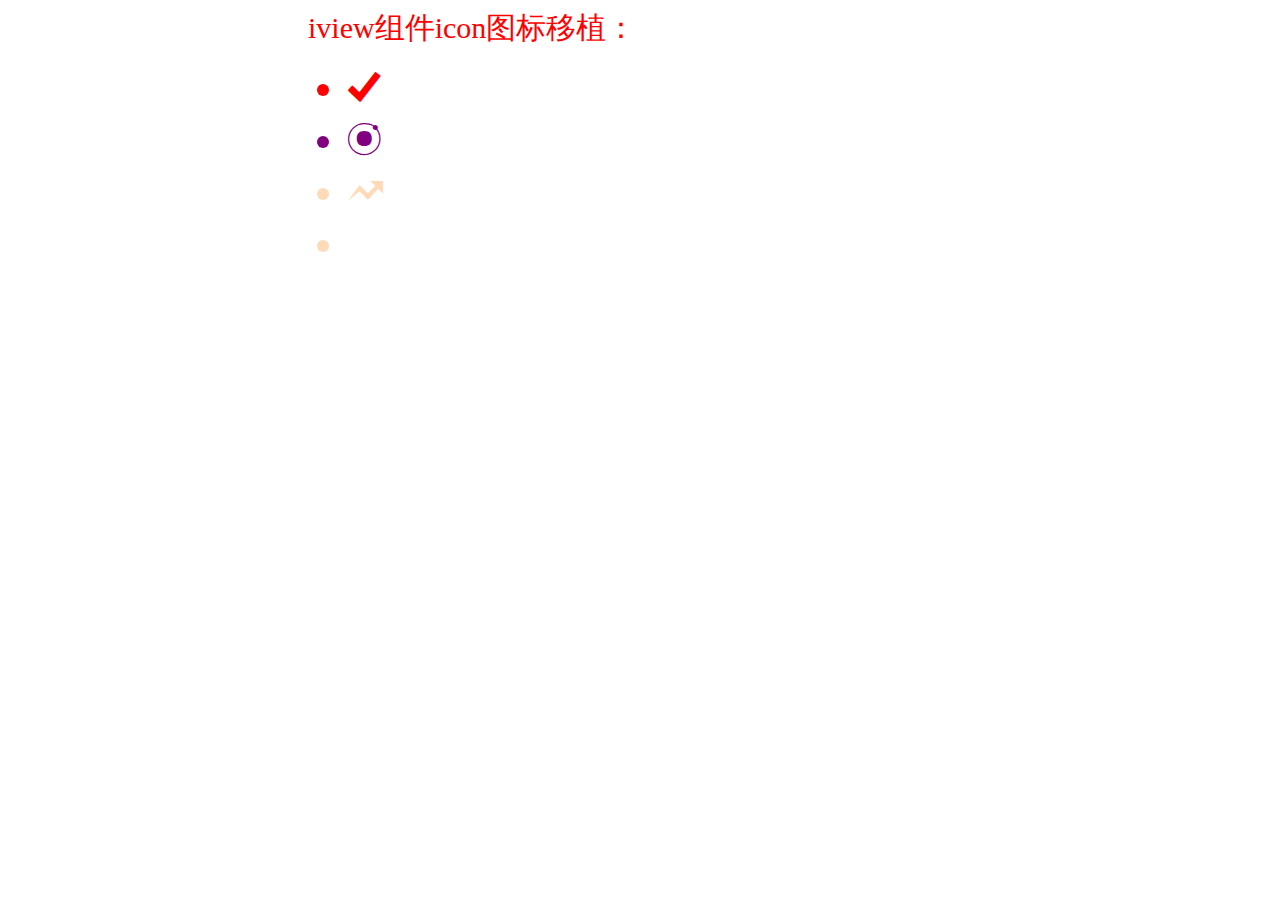
<file: share_03/index.html>
<!DOCTYPE html>
<html>

<head>
    <meta charset="utf-8" />
    <meta http-equiv="X-UA-Compatible" content="IE=edge">
    <title>Page Title</title>
    <link rel="stylesheet" href="temp.css">
    <style>
        .total{
            padding-left: 300px;
        }
        .title {
            font-size: 30px;
            color: red;
        }
        li{
            font-size: 40px;
            margin: 5px 0;
        }
        li:first-child {
            color: red;
        }
        li:nth-child(2){
            color: purple;
        }
        li:nth-child(3){
            color: peachpuff
        }
        li:nth-child(4){
            color: peachpuff
        }
    </style>
</head>

<body>
    <div class="total">
        <div class="title">
            iview组件icon图标移植：
        </div>
        <ul>
            <li>
                <i class="ivu-icon ivu-icon-checkmark"></i>
            </li>
            <li>
                <i class="ivu-icon ivu-icon-ionic"></i>
            </li>
            <li>
                <i class="ivu-icon ivu-icon-arrow-graph-up-right"></i>
            </li>
            <li>
                <i class="ivu-icon ivu-icon-"></i>
            </li>
        </ul>
    </div>
</body>

</html>
</file>
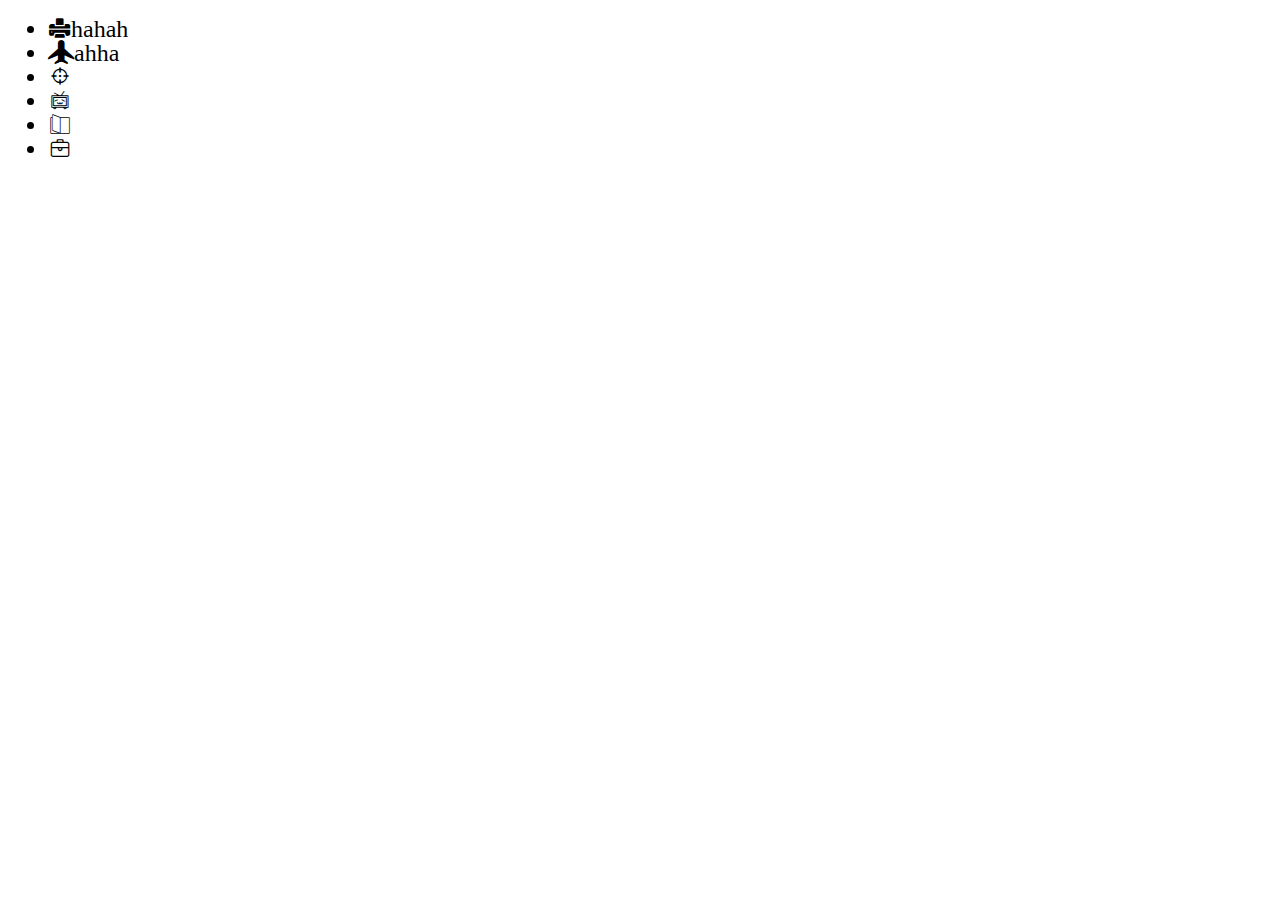
<file: share_01/demo.html>
<!DOCTYPE html>
<html>
<head>
    <meta charset="utf-8" />
    <meta http-equiv="X-UA-Compatible" content="IE=edge">
    <title>Page Title</title>
    <meta name="viewport" content="width=device-width, initial-scale=1">
    <link rel="stylesheet" href="./icomoon/style.css">
    <style>
        
    </style>
</head>
<body>
    <ul>
        <li class="icon-x">hahah</li>
        <li class="icon-lvxing">ahha</li>
        <li class="icon-target"></li>
        <li class="icon-CN_bilibiliB"></li>
        <li class="icon-reading"></li>
        <li class="icon-gongzuobao"></li>
        
    </ul>

</body>
</html>
</file>
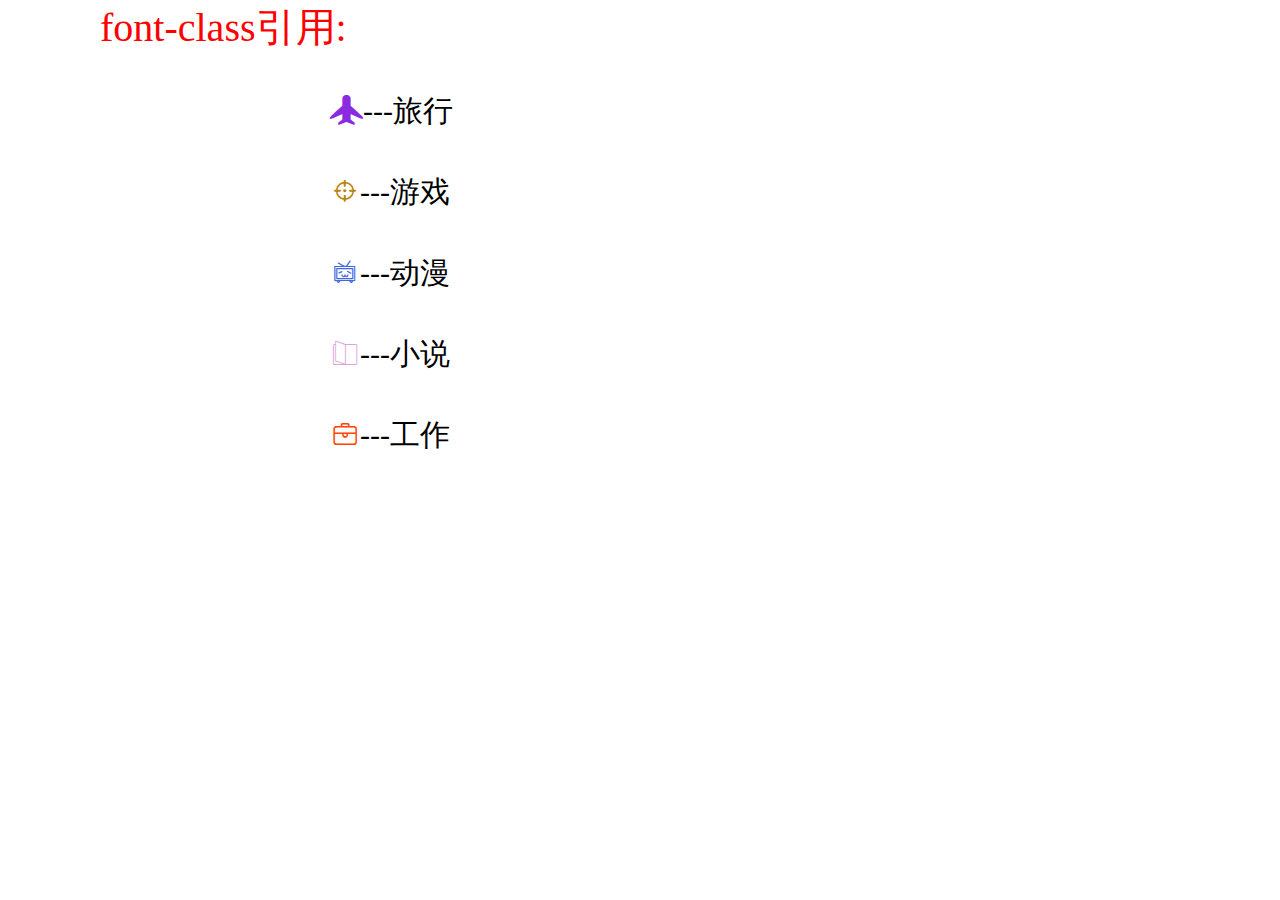
<file: share_02/fontClass.html>
<!DOCTYPE html>
<html>
<head>
    <meta charset="utf-8" />
    <meta http-equiv="X-UA-Compatible" content="IE=edge">
    <title>Page Title</title>
    <meta name="viewport" content="width=device-width, initial-scale=1">
    <link rel="stylesheet" href="./font/iconfont.css">
    <style>
        html,body{
            margin: 0 50px;
        }
        .list{
            padding-left: 190px;
        }
        li{
            padding: 20px 0;
            list-style: none;
        }
    </style>
</head>
<body>
    <div class="title" style="font-size:40px;color:red;">
        font-class引用:
    </div>
    <div class="list">
        <ul>
            <li class="iconfont icon-lvxing">---旅行</li>
            <li class="iconfont icon-youxiyouxisheji">---游戏</li>
            <li class="iconfont icon-CN_bilibiliB">---动漫</li>
            <li class="iconfont icon-yuedu">---小说</li>
            <li class="iconfont icon-gongzuobao">---工作</li>
        </ul>
    </div>
</body>
</html>
</file>
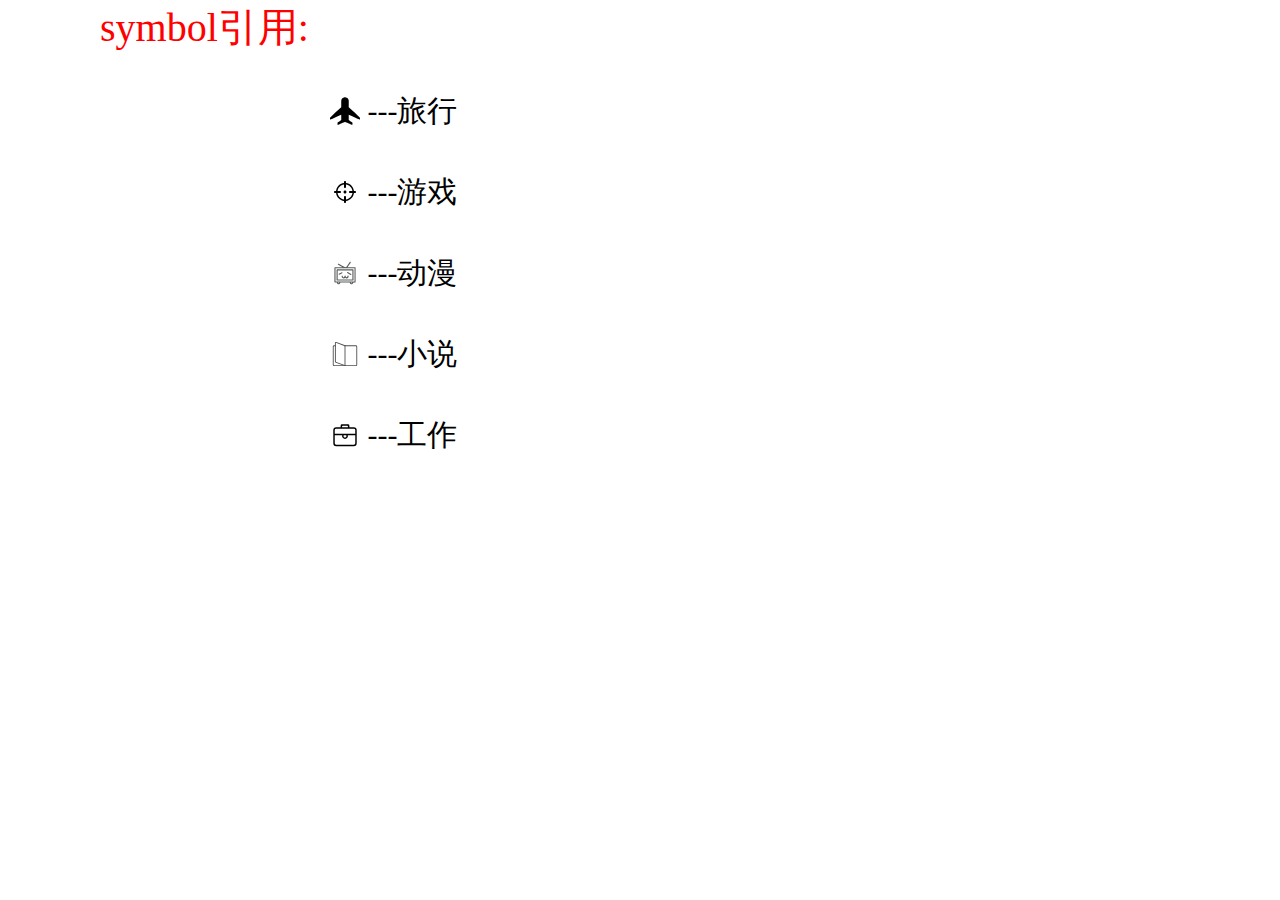
<file: share_02/symbol.html>
<!DOCTYPE html>
<html>
<head>
    <meta charset="utf-8" />
    <meta http-equiv="X-UA-Compatible" content="IE=edge">
    <title>Page Title</title>
    <meta name="viewport" content="width=device-width, initial-scale=1">
    <script src="./font/iconfont.js"></script>
    <style>
        html,body{
            margin: 0 50px;
        }
        .list{
            padding-left: 190px;
        }
        li{
            font-size:30px;
            padding: 20px 0;
            list-style: none;
        }
        .icon {
            width: 1em; height: 1em;
            vertical-align: -0.15em;
            fill: currentColor;
            overflow: hidden;
        }

    </style>
</head>
<body>
    <div class="title" style="font-size:40px;color:red;">
        symbol引用:
    </div>
    <div class="list">
        <ul>
            <li >
                <svg class="icon" aria-hidden="true">
                        <use xlink:href="#icon-lvxing"></use>
                </svg>
                ---旅行
            </li>
            <li class="iconfont icon-youxiyouxisheji">
                <svg class="icon" aria-hidden="true">
                        <use xlink:href="#icon-youxiyouxisheji"></use>
                </svg>
                ---游戏
            </li>
            <li class="iconfont icon-CN_bilibiliB">
                <svg class="icon" aria-hidden="true">
                        <use xlink:href="#icon-CN_bilibiliB"></use>
                </svg>
                ---动漫
            </li>
            <li class="iconfont icon-yuedu">
                <svg class="icon" aria-hidden="true">
                        <use xlink:href="#icon-yuedu"></use>
                </svg>
                ---小说
            </li>
            <li class="iconfont icon-gongzuobao">
                <svg class="icon" aria-hidden="true">
                        <use xlink:href="#icon-gongzuobao"></use>
                </svg>
                ---工作
            </li>
        </ul>
    </div>
</body>
</html>
</file>
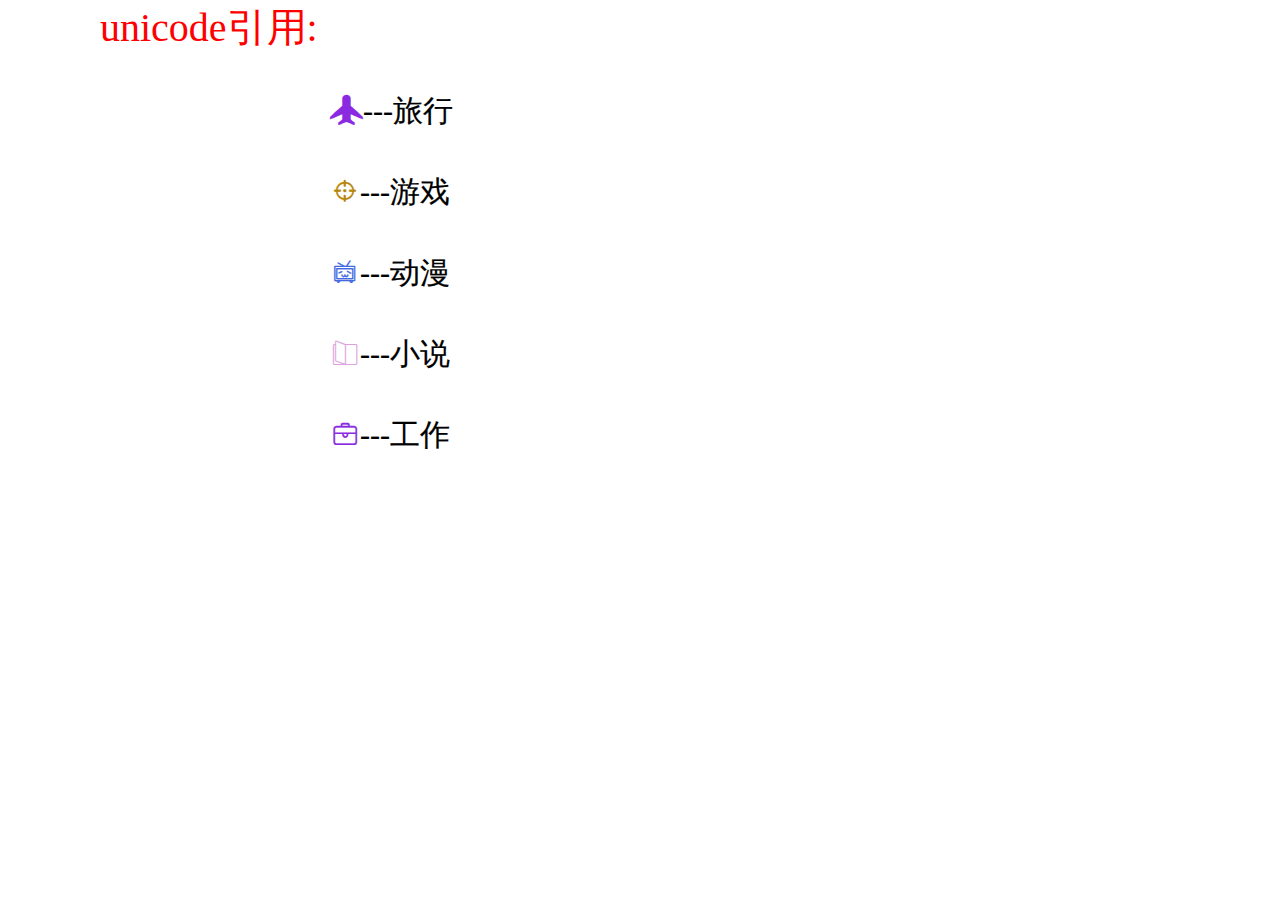
<file: share_02/unicode.html>
<!DOCTYPE html>
<html>
<head>
    <meta charset="utf-8" />
    <meta http-equiv="X-UA-Compatible" content="IE=edge">
    <title>Page Title</title>
    <meta name="viewport" content="width=device-width, initial-scale=1">
    <!-- <link rel="stylesheet" href="./font/iconfont.css"> -->
    <style>
        html,body{
            margin: 0 50px;
        }
        .list{
            padding-left: 190px;
        }
        li{
            padding: 20px 0;
            list-style: none;
        }
        @font-face {
            font-family: 'iconfont';
            src: url('./font/iconfont.eot');
            src: url('./font/iconfont.eot?#iefix') format('embedded-opentype'),
            url('./font/iconfont.woff') format('woff'),
            url('./font/iconfont.ttf') format('truetype'),
            url('./font/iconfont.svg#iconfont') format('svg');
        }
        .iconfont{
            font-family:"iconfont" !important;
            font-size:30px;font-style:normal;
            -webkit-font-smoothing: antialiased;
            -webkit-text-stroke-width: 0.2px;
            -moz-osx-font-smoothing: grayscale;
        }

    </style>
</head>
<body>
    <div class="title" style="font-size:40px;color:red;">
        unicode引用:
    </div>
    <div class="list">
        <ul>
            <li class="iconfont icon-lvxing">
                <i class="iconfont" style="color:blueviolet">&#xf003d;</i>---旅行
            </li>
            <li class="iconfont icon-youxiyouxisheji">
                <i class="iconfont" style="color:darkgoldenrod">&#xe619;</i>---游戏
            </li>
            <li class="iconfont icon-CN_bilibiliB">
                <i class="iconfont" style="color:royalblue">&#xe64e;</i>---动漫
            </li>
            <li class="iconfont icon-yuedu">
                <i class="iconfont" style="color:plum">&#xe609;</i>---小说
            </li>
            <li class="iconfont icon-gongzuobao">
                <i class="iconfont" style="color:blueviolet">&#xe621;</i>---工作
            </li>
        </ul>
    </div>
</body>
</html>
</file>
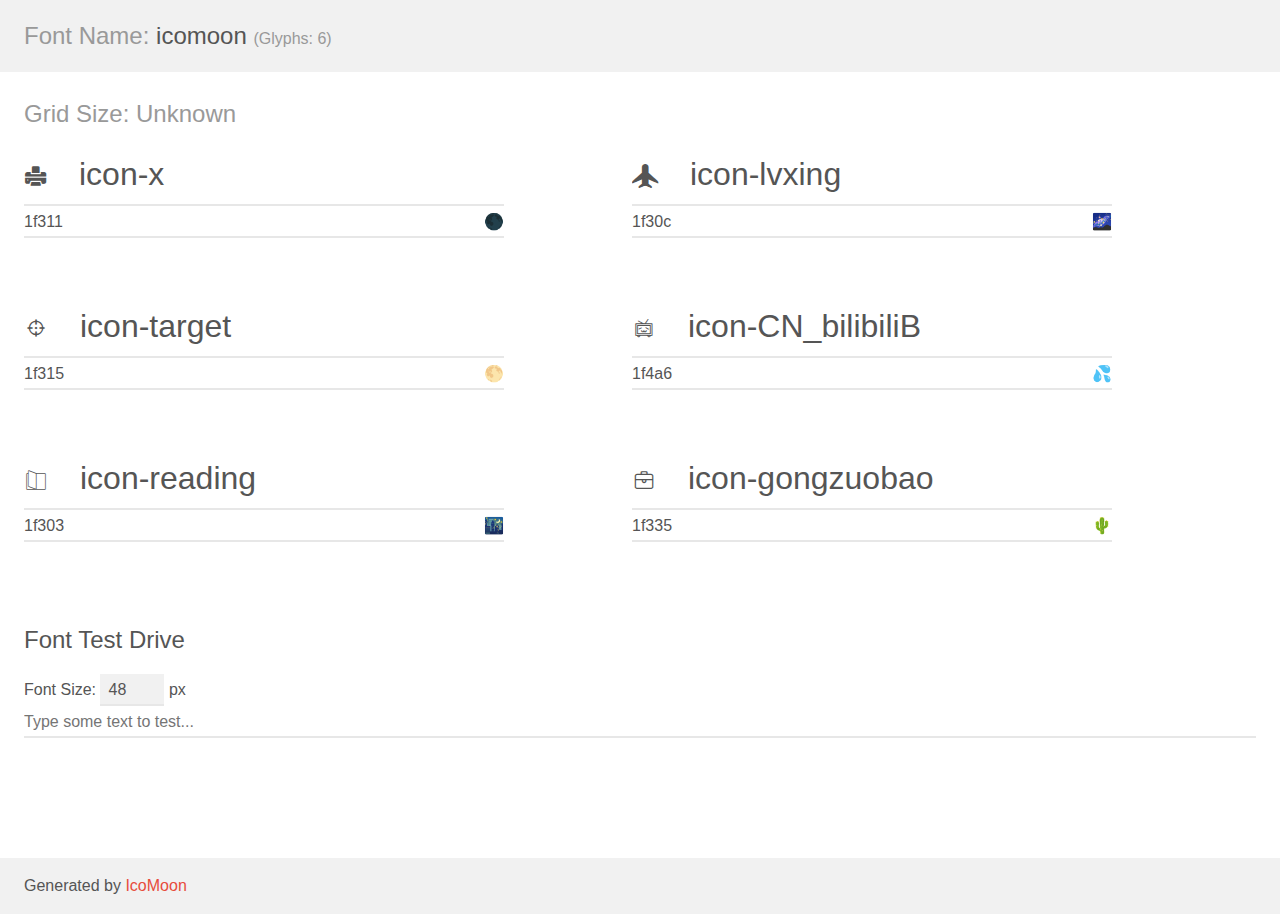
<file: share_01/icomoon/demo.html>
<!doctype html>
<html>
<head>
    <meta charset="utf-8">
    <title>IcoMoon Demo</title>
    <meta name="description" content="An Icon Font Generated By IcoMoon.io">
    <meta name="viewport" content="width=device-width, initial-scale=1">
    <link rel="stylesheet" href="demo-files/demo.css">
    <link rel="stylesheet" href="style.css"></head>
<body>
    <div class="bgc1 clearfix">
        <h1 class="mhmm mvm"><span class="fgc1">Font Name:</span> icomoon <small class="fgc1">(Glyphs:&nbsp;6)</small></h1>
    </div>
    <div class="clearfix mhl ptl">
        <h1 class="mvm mtn fgc1">Grid Size: Unknown</h1>
        <div class="glyph fs1">
            <div class="clearfix bshadow0 pbs">
                <span class="icon-x">
                
                </span>
                <span class="mls"> icon-x</span>
            </div>
            <fieldset class="fs0 size1of1 clearfix hidden-false">
                <input type="text" readonly value="1f311" class="unit size1of2" />
                <input type="text" maxlength="1" readonly value="&#x1f311;" class="unitRight size1of2 talign-right" />
            </fieldset>
            <div class="fs0 bshadow0 clearfix hidden-true">
                <span class="unit pvs fgc1">liga: </span>
                <input type="text" readonly value="" class="liga unitRight" />
            </div>
        </div>
        <div class="glyph fs1">
            <div class="clearfix bshadow0 pbs">
                <span class="icon-lvxing">
                
                </span>
                <span class="mls"> icon-lvxing</span>
            </div>
            <fieldset class="fs0 size1of1 clearfix hidden-false">
                <input type="text" readonly value="1f30c" class="unit size1of2" />
                <input type="text" maxlength="1" readonly value="&#x1f30c;" class="unitRight size1of2 talign-right" />
            </fieldset>
            <div class="fs0 bshadow0 clearfix hidden-true">
                <span class="unit pvs fgc1">liga: </span>
                <input type="text" readonly value="" class="liga unitRight" />
            </div>
        </div>
        <div class="glyph fs1">
            <div class="clearfix bshadow0 pbs">
                <span class="icon-target">
                
                </span>
                <span class="mls"> icon-target</span>
            </div>
            <fieldset class="fs0 size1of1 clearfix hidden-false">
                <input type="text" readonly value="1f315" class="unit size1of2" />
                <input type="text" maxlength="1" readonly value="&#x1f315;" class="unitRight size1of2 talign-right" />
            </fieldset>
            <div class="fs0 bshadow0 clearfix hidden-true">
                <span class="unit pvs fgc1">liga: </span>
                <input type="text" readonly value="" class="liga unitRight" />
            </div>
        </div>
        <div class="glyph fs1">
            <div class="clearfix bshadow0 pbs">
                <span class="icon-CN_bilibiliB">
                
                </span>
                <span class="mls"> icon-CN_bilibiliB</span>
            </div>
            <fieldset class="fs0 size1of1 clearfix hidden-false">
                <input type="text" readonly value="1f4a6" class="unit size1of2" />
                <input type="text" maxlength="1" readonly value="&#x1f4a6;" class="unitRight size1of2 talign-right" />
            </fieldset>
            <div class="fs0 bshadow0 clearfix hidden-true">
                <span class="unit pvs fgc1">liga: </span>
                <input type="text" readonly value="" class="liga unitRight" />
            </div>
        </div>
        <div class="glyph fs1">
            <div class="clearfix bshadow0 pbs">
                <span class="icon-reading">
                
                </span>
                <span class="mls"> icon-reading</span>
            </div>
            <fieldset class="fs0 size1of1 clearfix hidden-false">
                <input type="text" readonly value="1f303" class="unit size1of2" />
                <input type="text" maxlength="1" readonly value="&#x1f303;" class="unitRight size1of2 talign-right" />
            </fieldset>
            <div class="fs0 bshadow0 clearfix hidden-true">
                <span class="unit pvs fgc1">liga: </span>
                <input type="text" readonly value="" class="liga unitRight" />
            </div>
        </div>
        <div class="glyph fs1">
            <div class="clearfix bshadow0 pbs">
                <span class="icon-gongzuobao">
                
                </span>
                <span class="mls"> icon-gongzuobao</span>
            </div>
            <fieldset class="fs0 size1of1 clearfix hidden-false">
                <input type="text" readonly value="1f335" class="unit size1of2" />
                <input type="text" maxlength="1" readonly value="&#x1f335;" class="unitRight size1of2 talign-right" />
            </fieldset>
            <div class="fs0 bshadow0 clearfix hidden-true">
                <span class="unit pvs fgc1">liga: </span>
                <input type="text" readonly value="" class="liga unitRight" />
            </div>
        </div>
    </div>

    <!--[if gt IE 8]><!-->
    <div class="mhl clearfix mbl">
        <h1>Font Test Drive</h1>
        <label>
            Font Size: <input id="fontSize" type="number" class="textbox0 mbm"
            min="8" value="48" />
            px
        </label>
        <input id="testText" type="text" class="phl size1of1 mvl"
        placeholder="Type some text to test..." value=""/>
        <div id="testDrive" class="icon-">&nbsp;
        </div>
    </div>
    <!--<![endif]-->
    <div class="bgc1 clearfix">
        <p class="mhl">Generated by <a href="https://icomoon.io/app">IcoMoon</a></p>
    </div>

    <script src="demo-files/demo.js"></script>
</body>
</html>
</file>
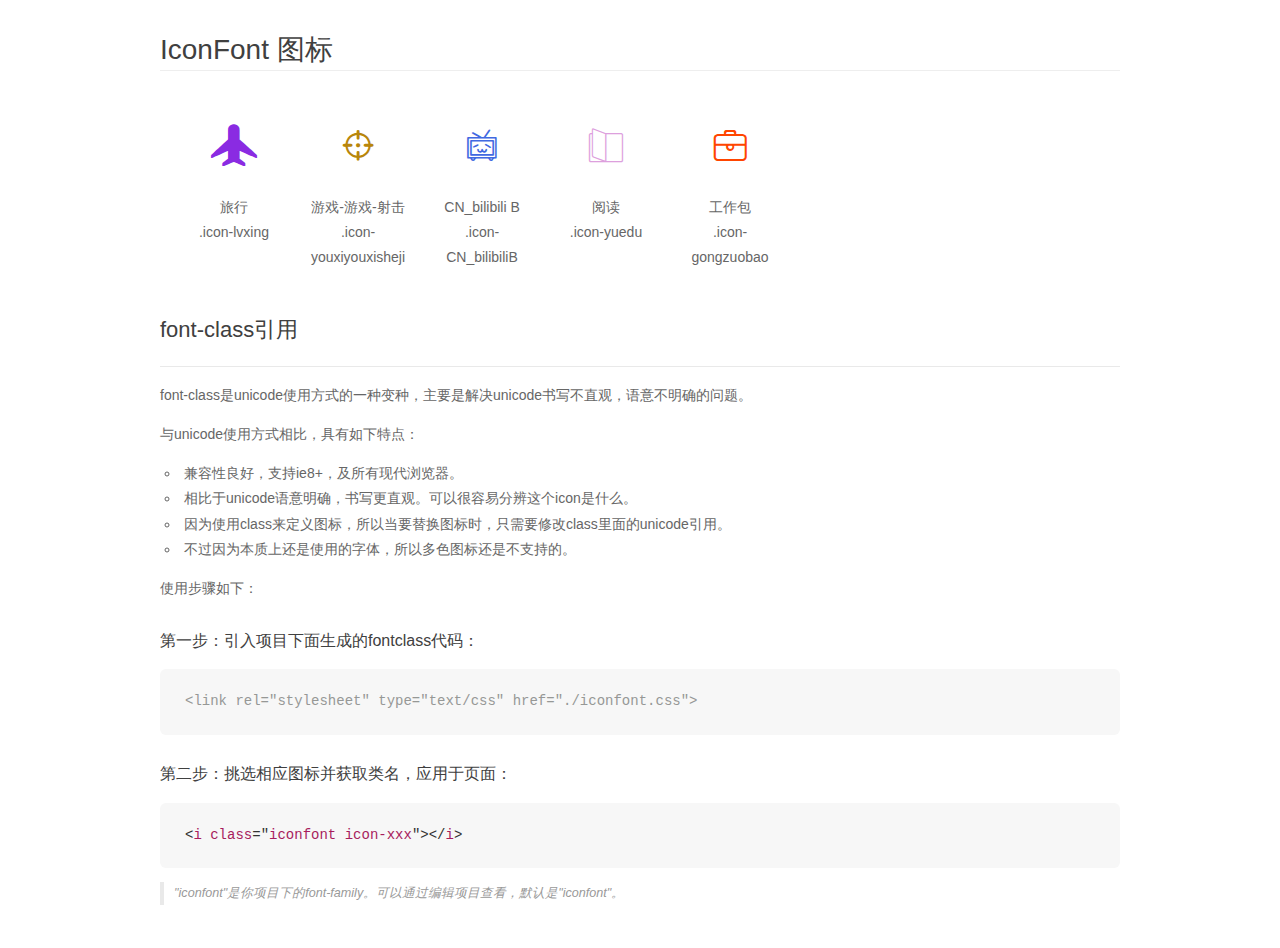
<file: share_02/font/demo_fontclass.html>
<!DOCTYPE html>
<html>
<head>
    <meta charset="utf-8"/>
    <title>IconFont</title>
    <link rel="stylesheet" href="demo.css">
    <link rel="stylesheet" href="iconfont.css">
</head>
<body>
    <div class="main markdown">
        <h1>IconFont 图标</h1>
        <ul class="icon_lists clear">
            
                <li>
                <i class="icon iconfont icon-lvxing"></i>
                    <div class="name">旅行</div>
                    <div class="fontclass">.icon-lvxing</div>
                </li>
            
                <li>
                <i class="icon iconfont icon-youxiyouxisheji"></i>
                    <div class="name">游戏-游戏-射击</div>
                    <div class="fontclass">.icon-youxiyouxisheji</div>
                </li>
            
                <li>
                <i class="icon iconfont icon-CN_bilibiliB"></i>
                    <div class="name">CN_bilibili B</div>
                    <div class="fontclass">.icon-CN_bilibiliB</div>
                </li>
            
                <li>
                <i class="icon iconfont icon-yuedu"></i>
                    <div class="name">阅读</div>
                    <div class="fontclass">.icon-yuedu</div>
                </li>
            
                <li>
                <i class="icon iconfont icon-gongzuobao"></i>
                    <div class="name">工作包</div>
                    <div class="fontclass">.icon-gongzuobao</div>
                </li>
            
        </ul>

        <h2 id="font-class-">font-class引用</h2>
        <hr>

        <p>font-class是unicode使用方式的一种变种，主要是解决unicode书写不直观，语意不明确的问题。</p>
        <p>与unicode使用方式相比，具有如下特点：</p>
        <ul>
        <li>兼容性良好，支持ie8+，及所有现代浏览器。</li>
        <li>相比于unicode语意明确，书写更直观。可以很容易分辨这个icon是什么。</li>
        <li>因为使用class来定义图标，所以当要替换图标时，只需要修改class里面的unicode引用。</li>
        <li>不过因为本质上还是使用的字体，所以多色图标还是不支持的。</li>
        </ul>
        <p>使用步骤如下：</p>
        <h3 id="-fontclass-">第一步：引入项目下面生成的fontclass代码：</h3>


        <pre><code class="lang-js hljs javascript"><span class="hljs-comment">&lt;link rel="stylesheet" type="text/css" href="./iconfont.css"&gt;</span></code></pre>
        <h3 id="-">第二步：挑选相应图标并获取类名，应用于页面：</h3>
        <pre><code class="lang-css hljs">&lt;<span class="hljs-selector-tag">i</span> <span class="hljs-selector-tag">class</span>="<span class="hljs-selector-tag">iconfont</span> <span class="hljs-selector-tag">icon-xxx</span>"&gt;&lt;/<span class="hljs-selector-tag">i</span>&gt;</code></pre>
        <blockquote>
        <p>"iconfont"是你项目下的font-family。可以通过编辑项目查看，默认是"iconfont"。</p>
        </blockquote>
    </div>
</body>
</html>
</file>
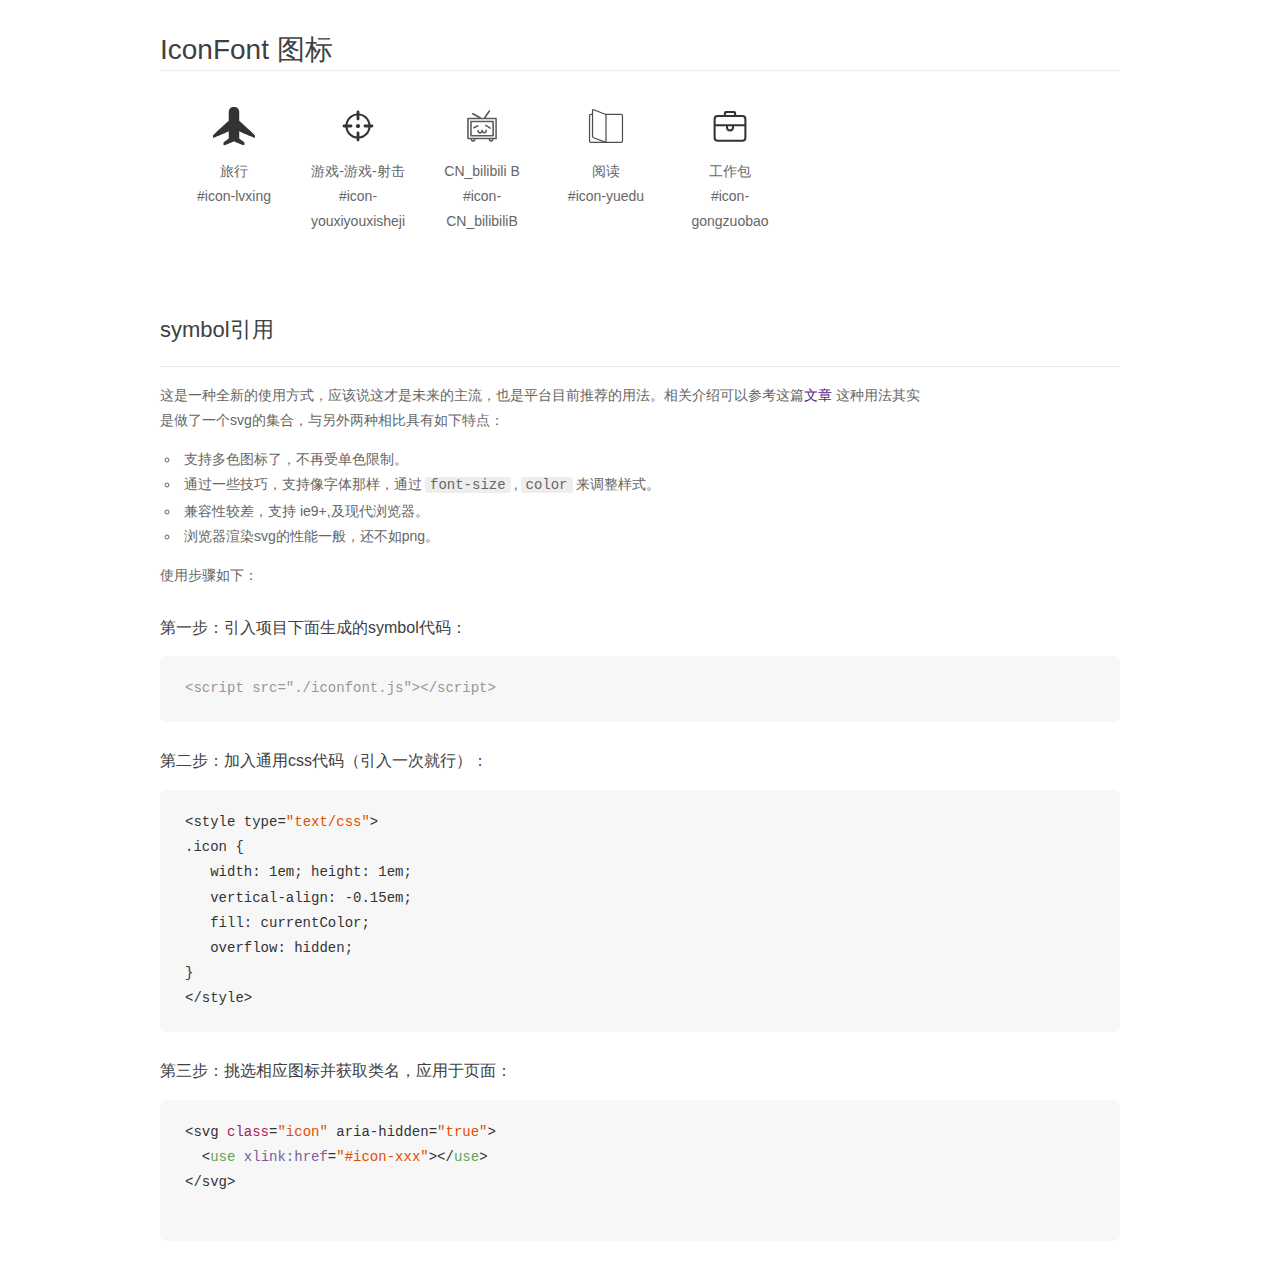
<file: share_02/font/demo_symbol.html>
<!DOCTYPE html>
<html>
<head>
    <meta charset="utf-8"/>
    <title>IconFont</title>
    <link rel="stylesheet" href="demo.css">
    <script src="iconfont.js"></script>

    <style type="text/css">
        .icon {
          /* 通过设置 font-size 来改变图标大小 */
          width: 1em; height: 1em;
          /* 图标和文字相邻时，垂直对齐 */
          vertical-align: -0.15em;
          /* 通过设置 color 来改变 SVG 的颜色/fill */
          fill: currentColor;
          /* path 和 stroke 溢出 viewBox 部分在 IE 下会显示
             normalize.css 中也包含这行 */
          overflow: hidden;
        }

    </style>
</head>
<body>
    <div class="main markdown">
        <h1>IconFont 图标</h1>
        <ul class="icon_lists clear">
            
                <li>
                    <svg class="icon" aria-hidden="true">
                        <use xlink:href="#icon-lvxing"></use>
                    </svg>
                    <div class="name">旅行</div>
                    <div class="fontclass">#icon-lvxing</div>
                </li>
            
                <li>
                    <svg class="icon" aria-hidden="true">
                        <use xlink:href="#icon-youxiyouxisheji"></use>
                    </svg>
                    <div class="name">游戏-游戏-射击</div>
                    <div class="fontclass">#icon-youxiyouxisheji</div>
                </li>
            
                <li>
                    <svg class="icon" aria-hidden="true">
                        <use xlink:href="#icon-CN_bilibiliB"></use>
                    </svg>
                    <div class="name">CN_bilibili B</div>
                    <div class="fontclass">#icon-CN_bilibiliB</div>
                </li>
            
                <li>
                    <svg class="icon" aria-hidden="true">
                        <use xlink:href="#icon-yuedu"></use>
                    </svg>
                    <div class="name">阅读</div>
                    <div class="fontclass">#icon-yuedu</div>
                </li>
            
                <li>
                    <svg class="icon" aria-hidden="true">
                        <use xlink:href="#icon-gongzuobao"></use>
                    </svg>
                    <div class="name">工作包</div>
                    <div class="fontclass">#icon-gongzuobao</div>
                </li>
            
        </ul>


        <h2 id="symbol-">symbol引用</h2>
        <hr>

        <p>这是一种全新的使用方式，应该说这才是未来的主流，也是平台目前推荐的用法。相关介绍可以参考这篇<a href="">文章</a>
        这种用法其实是做了一个svg的集合，与另外两种相比具有如下特点：</p>
        <ul>
          <li>支持多色图标了，不再受单色限制。</li>
          <li>通过一些技巧，支持像字体那样，通过<code>font-size</code>,<code>color</code>来调整样式。</li>
          <li>兼容性较差，支持 ie9+,及现代浏览器。</li>
          <li>浏览器渲染svg的性能一般，还不如png。</li>
        </ul>
        <p>使用步骤如下：</p>
        <h3 id="-symbol-">第一步：引入项目下面生成的symbol代码：</h3>
        <pre><code class="lang-js hljs javascript"><span class="hljs-comment">&lt;script src="./iconfont.js"&gt;&lt;/script&gt;</span></code></pre>
        <h3 id="-css-">第二步：加入通用css代码（引入一次就行）：</h3>
        <pre><code class="lang-js hljs javascript">&lt;style type=<span class="hljs-string">"text/css"</span>&gt;
.icon {
   width: <span class="hljs-number">1</span>em; height: <span class="hljs-number">1</span>em;
   vertical-align: <span class="hljs-number">-0.15</span>em;
   fill: currentColor;
   overflow: hidden;
}
&lt;<span class="hljs-regexp">/style&gt;</span></code></pre>
        <h3 id="-">第三步：挑选相应图标并获取类名，应用于页面：</h3>
        <pre><code class="lang-js hljs javascript">&lt;svg <span class="hljs-class"><span class="hljs-keyword">class</span></span>=<span class="hljs-string">"icon"</span> aria-hidden=<span class="hljs-string">"true"</span>&gt;<span class="xml"><span class="hljs-tag">
  &lt;<span class="hljs-name">use</span> <span class="hljs-attr">xlink:href</span>=<span class="hljs-string">"#icon-xxx"</span>&gt;</span><span class="hljs-tag">&lt;/<span class="hljs-name">use</span>&gt;</span>
</span>&lt;<span class="hljs-regexp">/svg&gt;
        </span></code></pre>
    </div>
</body>
</html>
</file>
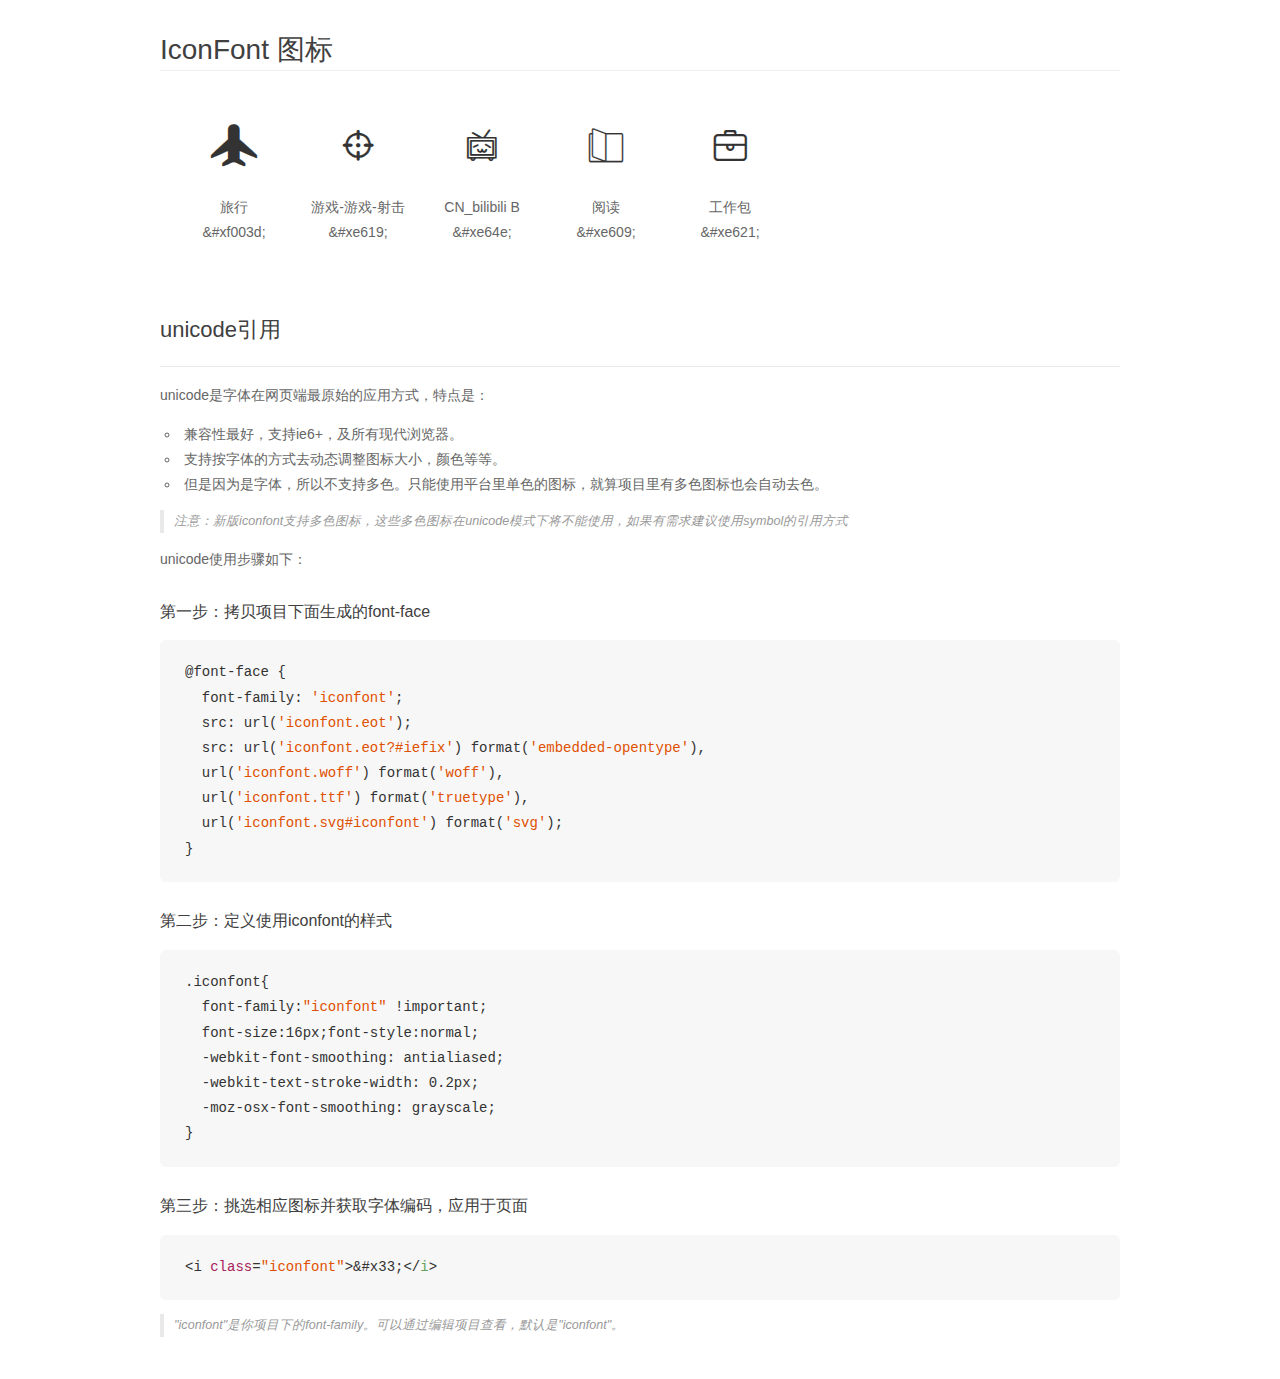
<file: share_02/font/demo_unicode.html>
<!DOCTYPE html>
<html>
<head>
    <meta charset="utf-8"/>
    <title>IconFont</title>
    <link rel="stylesheet" href="demo.css">

    <style type="text/css">

        @font-face {font-family: "iconfont";
          src: url('iconfont.eot'); /* IE9*/
          src: url('iconfont.eot#iefix') format('embedded-opentype'), /* IE6-IE8 */
          url('iconfont.woff') format('woff'), /* chrome, firefox */
          url('iconfont.ttf') format('truetype'), /* chrome, firefox, opera, Safari, Android, iOS 4.2+*/
          url('iconfont.svg#iconfont') format('svg'); /* iOS 4.1- */
        }

        .iconfont {
          font-family:"iconfont" !important;
          font-size:16px;
          font-style:normal;
          -webkit-font-smoothing: antialiased;
          -webkit-text-stroke-width: 0.2px;
          -moz-osx-font-smoothing: grayscale;
        }

    </style>
</head>
<body>
    <div class="main markdown">
        <h1>IconFont 图标</h1>
        <ul class="icon_lists clear">
            
                <li>
                <i class="icon iconfont">&#xf003d;</i>
                    <div class="name">旅行</div>
                    <div class="code">&amp;#xf003d;</div>
                </li>
            
                <li>
                <i class="icon iconfont">&#xe619;</i>
                    <div class="name">游戏-游戏-射击</div>
                    <div class="code">&amp;#xe619;</div>
                </li>
            
                <li>
                <i class="icon iconfont">&#xe64e;</i>
                    <div class="name">CN_bilibili B</div>
                    <div class="code">&amp;#xe64e;</div>
                </li>
            
                <li>
                <i class="icon iconfont">&#xe609;</i>
                    <div class="name">阅读</div>
                    <div class="code">&amp;#xe609;</div>
                </li>
            
                <li>
                <i class="icon iconfont">&#xe621;</i>
                    <div class="name">工作包</div>
                    <div class="code">&amp;#xe621;</div>
                </li>
            
        </ul>
        <h2 id="unicode-">unicode引用</h2>
        <hr>

        <p>unicode是字体在网页端最原始的应用方式，特点是：</p>
        <ul>
        <li>兼容性最好，支持ie6+，及所有现代浏览器。</li>
        <li>支持按字体的方式去动态调整图标大小，颜色等等。</li>
        <li>但是因为是字体，所以不支持多色。只能使用平台里单色的图标，就算项目里有多色图标也会自动去色。</li>
        </ul>
        <blockquote>
        <p>注意：新版iconfont支持多色图标，这些多色图标在unicode模式下将不能使用，如果有需求建议使用symbol的引用方式</p>
        </blockquote>
        <p>unicode使用步骤如下：</p>
        <h3 id="-font-face">第一步：拷贝项目下面生成的font-face</h3>
        <pre><code class="lang-js hljs javascript">@font-face {
  font-family: <span class="hljs-string">'iconfont'</span>;
  src: url(<span class="hljs-string">'iconfont.eot'</span>);
  src: url(<span class="hljs-string">'iconfont.eot?#iefix'</span>) format(<span class="hljs-string">'embedded-opentype'</span>),
  url(<span class="hljs-string">'iconfont.woff'</span>) format(<span class="hljs-string">'woff'</span>),
  url(<span class="hljs-string">'iconfont.ttf'</span>) format(<span class="hljs-string">'truetype'</span>),
  url(<span class="hljs-string">'iconfont.svg#iconfont'</span>) format(<span class="hljs-string">'svg'</span>);
}
</code></pre>
        <h3 id="-iconfont-">第二步：定义使用iconfont的样式</h3>
        <pre><code class="lang-js hljs javascript">.iconfont{
  font-family:<span class="hljs-string">"iconfont"</span> !important;
  font-size:<span class="hljs-number">16</span>px;font-style:normal;
  -webkit-font-smoothing: antialiased;
  -webkit-text-stroke-width: <span class="hljs-number">0.2</span>px;
  -moz-osx-font-smoothing: grayscale;
}
</code></pre>
        <h3 id="-">第三步：挑选相应图标并获取字体编码，应用于页面</h3>
        <pre><code class="lang-js hljs javascript">&lt;i <span class="hljs-class"><span class="hljs-keyword">class</span></span>=<span class="hljs-string">"iconfont"</span>&gt;&amp;#x33;<span class="xml"><span class="hljs-tag">&lt;/<span class="hljs-name">i</span>&gt;</span></span></code></pre>

        <blockquote>
        <p>"iconfont"是你项目下的font-family。可以通过编辑项目查看，默认是"iconfont"。</p>
        </blockquote>
    </div>


</body>
</html>
</file>
<file: share_01/icomoon/style.css>
@font-face {
  font-family: 'icomoon';
  src:  url('fonts/icomoon.eot?akn8kq');
  src:  url('fonts/icomoon.eot?akn8kq#iefix') format('embedded-opentype'),
    url('fonts/icomoon.ttf?akn8kq') format('truetype'),
    url('fonts/icomoon.woff?akn8kq') format('woff'),
    url('fonts/icomoon.svg?akn8kq#icomoon') format('svg');
  font-weight: normal;
  font-style: normal;
}

[class^="icon-"], [class*=" icon-"] {
  /* use !important to prevent issues with browser extensions that change fonts */
  font-size: 24px;
  font-family: 'icomoon' !important;
  speak: none;
  font-style: normal;
  font-weight: normal;
  font-variant: normal;
  text-transform: none;
  line-height: 1;

  /* Better Font Rendering =========== */
  -webkit-font-smoothing: antialiased;
  -moz-osx-font-smoothing: grayscale;
}

.icon-x:before {
  content: "\1f311";
  color: ；
}
.icon-lvxing:before {
  content: "\1f30c";
}
.icon-target:before {
  content: "\1f315";
}
.icon-CN_bilibiliB:before {
  content: "\1f4a6";
}
.icon-reading:before {
  content: "\1f303";
}
.icon-gongzuobao:before {
  content: "\1f335";
}
</file>
<file: share_02/font/iconfont.css>
@font-face {font-family: "iconfont";
  src: url('iconfont.eot?t=1531047868628'); /* IE9*/
  src: url('iconfont.eot?t=1531047868628#iefix') format('embedded-opentype'), /* IE6-IE8 */
  url('[data-uri]') format('woff'),
  url('iconfont.ttf?t=1531047868628') format('truetype'), /* chrome, firefox, opera, Safari, Android, iOS 4.2+*/
  url('iconfont.svg?t=1531047868628#iconfont') format('svg'); /* iOS 4.1- */
}

.iconfont {
  font-family:"iconfont" !important;
  font-size:30px;
  font-style:normal;
  -webkit-font-smoothing: antialiased;
  -moz-osx-font-smoothing: grayscale;
}

.icon-lvxing:before { content: "\f003d"; color: blueviolet}

.icon-youxiyouxisheji:before { content: "\e619"; color: darkgoldenrod}

.icon-CN_bilibiliB:before { content: "\e64e"; color:royalblue}

.icon-yuedu:before { content: "\e609";color: plum }

.icon-gongzuobao:before { content: "\e621"; color: orangered }
</file>
<file: share_01/icomoon/demo-files/demo.css>
body {
  padding: 0;
  margin: 0;
  font-family: sans-serif;
  font-size: 1em;
  line-height: 1.5;
  color: #555;
  background: #fff;
}
h1 {
  font-size: 1.5em;
  font-weight: normal;
}
small {
  font-size: .66666667em;
}
a {
  color: #e74c3c;
  text-decoration: none;
}
a:hover, a:focus {
  box-shadow: 0 1px #e74c3c;
}
.bshadow0, input {
  box-shadow: inset 0 -2px #e7e7e7;
}
input:hover {
  box-shadow: inset 0 -2px #ccc;
}
input, fieldset {
  font-family: sans-serif;
  font-size: 1em;
  margin: 0;
  padding: 0;
  border: 0;
}
input {
  color: inherit;
  line-height: 1.5;
  height: 1.5em;
  padding: .25em 0;
}
input:focus {
  outline: none;
  box-shadow: inset 0 -2px #449fdb;
}
.glyph {
  font-size: 16px;
  width: 15em;
  padding-bottom: 1em;
  margin-right: 4em;
  margin-bottom: 1em;
  float: left;
  overflow: hidden;
}
.liga {
  width: 80%;
  width: calc(100% - 2.5em);
}
.talign-right {
  text-align: right;
}
.talign-center {
  text-align: center;
}
.bgc1 {
  background: #f1f1f1;
}
.fgc1 {
  color: #999;
}
.fgc0 {
  color: #000;
}
p {
  margin-top: 1em;
  margin-bottom: 1em;
}
.mvm {
  margin-top: .75em;
  margin-bottom: .75em;
}
.mtn {
  margin-top: 0;
}
.mtl, .mal {
  margin-top: 1.5em;
}
.mbl, .mal {
  margin-bottom: 1.5em;
}
.mal, .mhl {
  margin-left: 1.5em;
  margin-right: 1.5em;
}
.mhmm {
  margin-left: 1em;
  margin-right: 1em;
}
.mls {
  margin-left: .25em;
}
.ptl {
  padding-top: 1.5em;
}
.pbs, .pvs {
  padding-bottom: .25em;
}
.pvs, .pts {
  padding-top: .25em;
}
.unit {
  float: left;
}
.unitRight {
  float: right;
}
.size1of2 {
  width: 50%;
}
.size1of1 {
  width: 100%;
}
.clearfix:before, .clearfix:after {
  content: " ";
  display: table;
}
.clearfix:after {
  clear: both;
}
.hidden-true {
  display: none;
}
.textbox0 {
  width: 3em;
  background: #f1f1f1;
  padding: .25em .5em;
  line-height: 1.5;
  height: 1.5em;
}
#testDrive {
  display: block;
  padding-top: 24px;
  line-height: 1.5;
}
.fs0 {
  font-size: 16px;
}
.fs1 {
  font-size: 32px;
}
</file>
<file: share_03/temp.css>
@font-face {
    font-family: Ionicons;
    src: url(./iconfont/fonts/ionicons.eot);
    src: url(./iconfont/fonts/ionicons.eot#iefix) format("embedded-opentype"), url(./iconfont/fonts/ionicons.ttf) format("truetype"), url(./iconfont/fonts/ionicons.woff) format("woff"), url(./iconfont/fonts/ionicons.svg#Ionicons) format("svg");
    font-weight: 400;
    font-style: normal
}

.ivu-icon {
    display: inline-block;
    font-family: Ionicons;
    speak: none;
    font-style: normal;
    font-weight: 400;
    font-variant: normal;
    text-transform: none;
    text-rendering: auto;
    line-height: 1;
    -webkit-font-smoothing: antialiased;
    -moz-osx-font-smoothing: grayscale
}

.ivu-icon-alert:before {
    content: "\F101"
}

.ivu-icon-alert-circled:before {
    content: "\F100"
}

.ivu-icon-android-add:before {
    content: "\F2C7"
}

.ivu-icon-android-add-circle:before {
    content: "\F359"
}

.ivu-icon-android-alarm-clock:before {
    content: "\F35A"
}

.ivu-icon-android-alert:before {
    content: "\F35B"
}

.ivu-icon-android-apps:before {
    content: "\F35C"
}

.ivu-icon-android-archive:before {
    content: "\F2C9"
}

.ivu-icon-android-arrow-back:before {
    content: "\F2CA"
}

.ivu-icon-android-arrow-down:before {
    content: "\F35D"
}

.ivu-icon-android-arrow-dropdown:before {
    content: "\F35F"
}

.ivu-icon-android-arrow-dropdown-circle:before {
    content: "\F35E"
}

.ivu-icon-android-arrow-dropleft:before {
    content: "\F361"
}

.ivu-icon-android-arrow-dropleft-circle:before {
    content: "\F360"
}

.ivu-icon-android-arrow-dropright:before {
    content: "\F363"
}

.ivu-icon-android-arrow-dropright-circle:before {
    content: "\F362"
}

.ivu-icon-android-arrow-dropup:before {
    content: "\F365"
}

.ivu-icon-android-arrow-dropup-circle:before {
    content: "\F364"
}

.ivu-icon-android-arrow-forward:before {
    content: "\F30F"
}

.ivu-icon-android-arrow-up:before {
    content: "\F366"
}

.ivu-icon-android-attach:before {
    content: "\F367"
}

.ivu-icon-android-bar:before {
    content: "\F368"
}

.ivu-icon-android-bicycle:before {
    content: "\F369"
}

.ivu-icon-android-boat:before {
    content: "\F36A"
}

.ivu-icon-android-bookmark:before {
    content: "\F36B"
}

.ivu-icon-android-bulb:before {
    content: "\F36C"
}

.ivu-icon-android-bus:before {
    content: "\F36D"
}

.ivu-icon-android-calendar:before {
    content: "\F2D1"
}

.ivu-icon-android-call:before {
    content: "\F2D2"
}

.ivu-icon-android-camera:before {
    content: "\F2D3"
}

.ivu-icon-android-cancel:before {
    content: "\F36E"
}

.ivu-icon-android-car:before {
    content: "\F36F"
}

.ivu-icon-android-cart:before {
    content: "\F370"
}

.ivu-icon-android-chat:before {
    content: "\F2D4"
}

.ivu-icon-android-checkbox:before {
    content: "\F374"
}

.ivu-icon-android-checkbox-blank:before {
    content: "\F371"
}

.ivu-icon-android-checkbox-outline:before {
    content: "\F373"
}

.ivu-icon-android-checkbox-outline-blank:before {
    content: "\F372"
}

.ivu-icon-android-checkmark-circle:before {
    content: "\F375"
}

.ivu-icon-android-clipboard:before {
    content: "\F376"
}

.ivu-icon-android-close:before {
    content: "\F2D7"
}

.ivu-icon-android-cloud:before {
    content: "\F37A"
}

.ivu-icon-android-cloud-circle:before {
    content: "\F377"
}

.ivu-icon-android-cloud-done:before {
    content: "\F378"
}

.ivu-icon-android-cloud-outline:before {
    content: "\F379"
}

.ivu-icon-android-color-palette:before {
    content: "\F37B"
}

.ivu-icon-android-compass:before {
    content: "\F37C"
}

.ivu-icon-android-contact:before {
    content: "\F2D8"
}

.ivu-icon-android-contacts:before {
    content: "\F2D9"
}

.ivu-icon-android-contract:before {
    content: "\F37D"
}

.ivu-icon-android-create:before {
    content: "\F37E"
}

.ivu-icon-android-delete:before {
    content: "\F37F"
}

.ivu-icon-android-desktop:before {
    content: "\F380"
}

.ivu-icon-android-document:before {
    content: "\F381"
}

.ivu-icon-android-done:before {
    content: "\F383"
}

.ivu-icon-android-done-all:before {
    content: "\F382"
}

.ivu-icon-android-download:before {
    content: "\F2DD"
}

.ivu-icon-android-drafts:before {
    content: "\F384"
}

.ivu-icon-android-exit:before {
    content: "\F385"
}

.ivu-icon-android-expand:before {
    content: "\F386"
}

.ivu-icon-android-favorite:before {
    content: "\F388"
}

.ivu-icon-android-favorite-outline:before {
    content: "\F387"
}

.ivu-icon-android-film:before {
    content: "\F389"
}

.ivu-icon-android-folder:before {
    content: "\F2E0"
}

.ivu-icon-android-folder-open:before {
    content: "\F38A"
}

.ivu-icon-android-funnel:before {
    content: "\F38B"
}

.ivu-icon-android-globe:before {
    content: "\F38C"
}

.ivu-icon-android-hand:before {
    content: "\F2E3"
}

.ivu-icon-android-hangout:before {
    content: "\F38D"
}

.ivu-icon-android-happy:before {
    content: "\F38E"
}

.ivu-icon-android-home:before {
    content: "\F38F"
}

.ivu-icon-android-image:before {
    content: "\F2E4"
}

.ivu-icon-android-laptop:before {
    content: "\F390"
}

.ivu-icon-android-list:before {
    content: "\F391"
}

.ivu-icon-android-locate:before {
    content: "\F2E9"
}

.ivu-icon-android-lock:before {
    content: "\F392"
}

.ivu-icon-android-mail:before {
    content: "\F2EB"
}

.ivu-icon-android-map:before {
    content: "\F393"
}

.ivu-icon-android-menu:before {
    content: "\F394"
}

.ivu-icon-android-microphone:before {
    content: "\F2EC"
}

.ivu-icon-android-microphone-off:before {
    content: "\F395"
}

.ivu-icon-android-more-horizontal:before {
    content: "\F396"
}

.ivu-icon-android-more-vertical:before {
    content: "\F397"
}

.ivu-icon-android-navigate:before {
    content: "\F398"
}

.ivu-icon-android-notifications:before {
    content: "\F39B"
}

.ivu-icon-android-notifications-none:before {
    content: "\F399"
}

.ivu-icon-android-notifications-off:before {
    content: "\F39A"
}

.ivu-icon-android-open:before {
    content: "\F39C"
}

.ivu-icon-android-options:before {
    content: "\F39D"
}

.ivu-icon-android-people:before {
    content: "\F39E"
}

.ivu-icon-android-person:before {
    content: "\F3A0"
}

.ivu-icon-android-person-add:before {
    content: "\F39F"
}

.ivu-icon-android-phone-landscape:before {
    content: "\F3A1"
}

.ivu-icon-android-phone-portrait:before {
    content: "\F3A2"
}

.ivu-icon-android-pin:before {
    content: "\F3A3"
}

.ivu-icon-android-plane:before {
    content: "\F3A4"
}

.ivu-icon-android-playstore:before {
    content: "\F2F0"
}

.ivu-icon-android-print:before {
    content: "\F3A5"
}

.ivu-icon-android-radio-button-off:before {
    content: "\F3A6"
}

.ivu-icon-android-radio-button-on:before {
    content: "\F3A7"
}

.ivu-icon-android-refresh:before {
    content: "\F3A8"
}

.ivu-icon-android-remove:before {
    content: "\F2F4"
}

.ivu-icon-android-remove-circle:before {
    content: "\F3A9"
}

.ivu-icon-android-restaurant:before {
    content: "\F3AA"
}

.ivu-icon-android-sad:before {
    content: "\F3AB"
}

.ivu-icon-android-search:before {
    content: "\F2F5"
}

.ivu-icon-android-send:before {
    content: "\F2F6"
}

.ivu-icon-android-settings:before {
    content: "\F2F7"
}

.ivu-icon-android-share:before {
    content: "\F2F8"
}

.ivu-icon-android-share-alt:before {
    content: "\F3AC"
}

.ivu-icon-android-star:before {
    content: "\F2FC"
}

.ivu-icon-android-star-half:before {
    content: "\F3AD"
}

.ivu-icon-android-star-outline:before {
    content: "\F3AE"
}

.ivu-icon-android-stopwatch:before {
    content: "\F2FD"
}

.ivu-icon-android-subway:before {
    content: "\F3AF"
}

.ivu-icon-android-sunny:before {
    content: "\F3B0"
}

.ivu-icon-android-sync:before {
    content: "\F3B1"
}

.ivu-icon-android-textsms:before {
    content: "\F3B2"
}

.ivu-icon-android-time:before {
    content: "\F3B3"
}

.ivu-icon-android-train:before {
    content: "\F3B4"
}

.ivu-icon-android-unlock:before {
    content: "\F3B5"
}

.ivu-icon-android-upload:before {
    content: "\F3B6"
}

.ivu-icon-android-volume-down:before {
    content: "\F3B7"
}

.ivu-icon-android-volume-mute:before {
    content: "\F3B8"
}

.ivu-icon-android-volume-off:before {
    content: "\F3B9"
}

.ivu-icon-android-volume-up:before {
    content: "\F3BA"
}

.ivu-icon-android-walk:before {
    content: "\F3BB"
}

.ivu-icon-android-warning:before {
    content: "\F3BC"
}

.ivu-icon-android-watch:before {
    content: "\F3BD"
}

.ivu-icon-android-wifi:before {
    content: "\F305"
}

.ivu-icon-aperture:before {
    content: "\F313"
}

.ivu-icon-archive:before {
    content: "\F102"
}

.ivu-icon-arrow-down-a:before {
    content: "\F103"
}

.ivu-icon-arrow-down-b:before {
    content: "\F104"
}

.ivu-icon-arrow-down-c:before {
    content: "\F105"
}

.ivu-icon-arrow-expand:before {
    content: "\F25E"
}

.ivu-icon-arrow-graph-down-left:before {
    content: "\F25F"
}

.ivu-icon-arrow-graph-down-right:before {
    content: "\F260"
}

.ivu-icon-arrow-graph-up-left:before {
    content: "\F261"
}

.ivu-icon-arrow-graph-up-right:before {
    content: "\F262"
}

.ivu-icon-arrow-left-a:before {
    content: "\F106"
}

.ivu-icon-arrow-left-b:before {
    content: "\F107"
}

.ivu-icon-arrow-left-c:before {
    content: "\F108"
}

.ivu-icon-arrow-move:before {
    content: "\F263"
}

.ivu-icon-arrow-resize:before {
    content: "\F264"
}

.ivu-icon-arrow-return-left:before {
    content: "\F265"
}

.ivu-icon-arrow-return-right:before {
    content: "\F266"
}

.ivu-icon-arrow-right-a:before {
    content: "\F109"
}

.ivu-icon-arrow-right-b:before {
    content: "\F10A"
}

.ivu-icon-arrow-right-c:before {
    content: "\F10B"
}

.ivu-icon-arrow-shrink:before {
    content: "\F267"
}

.ivu-icon-arrow-swap:before {
    content: "\F268"
}

.ivu-icon-arrow-up-a:before {
    content: "\F10C"
}

.ivu-icon-arrow-up-b:before {
    content: "\F10D"
}

.ivu-icon-arrow-up-c:before {
    content: "\F10E"
}

.ivu-icon-asterisk:before {
    content: "\F314"
}

.ivu-icon-at:before {
    content: "\F10F"
}

.ivu-icon-backspace:before {
    content: "\F3BF"
}

.ivu-icon-backspace-outline:before {
    content: "\F3BE"
}

.ivu-icon-bag:before {
    content: "\F110"
}

.ivu-icon-battery-charging:before {
    content: "\F111"
}

.ivu-icon-battery-empty:before {
    content: "\F112"
}

.ivu-icon-battery-full:before {
    content: "\F113"
}

.ivu-icon-battery-half:before {
    content: "\F114"
}

.ivu-icon-battery-low:before {
    content: "\F115"
}

.ivu-icon-beaker:before {
    content: "\F269"
}

.ivu-icon-beer:before {
    content: "\F26A"
}

.ivu-icon-bluetooth:before {
    content: "\F116"
}

.ivu-icon-bonfire:before {
    content: "\F315"
}

.ivu-icon-bookmark:before {
    content: "\F26B"
}

.ivu-icon-bowtie:before {
    content: "\F3C0"
}

.ivu-icon-briefcase:before {
    content: "\F26C"
}

.ivu-icon-bug:before {
    content: "\F2BE"
}

.ivu-icon-calculator:before {
    content: "\F26D"
}

.ivu-icon-calendar:before {
    content: "\F117"
}

.ivu-icon-camera:before {
    content: "\F118"
}

.ivu-icon-card:before {
    content: "\F119"
}

.ivu-icon-cash:before {
    content: "\F316"
}

.ivu-icon-chatbox:before {
    content: "\F11B"
}

.ivu-icon-chatbox-working:before {
    content: "\F11A"
}

.ivu-icon-chatboxes:before {
    content: "\F11C"
}

.ivu-icon-chatbubble:before {
    content: "\F11E"
}

.ivu-icon-chatbubble-working:before {
    content: "\F11D"
}

.ivu-icon-chatbubbles:before {
    content: "\F11F"
}

.ivu-icon-checkmark:before {
    content: "\F122"
}

.ivu-icon-checkmark-circled:before {
    content: "\F120"
}

.ivu-icon-checkmark-round:before {
    content: "\F121"
}

.ivu-icon-chevron-down:before {
    content: "\F123"
}

.ivu-icon-chevron-left:before {
    content: "\F124"
}

.ivu-icon-chevron-right:before {
    content: "\F125"
}

.ivu-icon-chevron-up:before {
    content: "\F126"
}

.ivu-icon-clipboard:before {
    content: "\F127"
}

.ivu-icon-clock:before {
    content: "\F26E"
}

.ivu-icon-close:before {
    content: "\F12A"
}

.ivu-icon-close-circled:before {
    content: "\F128"
}

.ivu-icon-close-round:before {
    content: "\F129"
}

.ivu-icon-closed-captioning:before {
    content: "\F317"
}

.ivu-icon-cloud:before {
    content: "\F12B"
}

.ivu-icon-code:before {
    content: "\F271"
}

.ivu-icon-code-download:before {
    content: "\F26F"
}

.ivu-icon-code-working:before {
    content: "\F270"
}

.ivu-icon-coffee:before {
    content: "\F272"
}

.ivu-icon-compass:before {
    content: "\F273"
}

.ivu-icon-compose:before {
    content: "\F12C"
}

.ivu-icon-connection-bars:before {
    content: "\F274"
}

.ivu-icon-contrast:before {
    content: "\F275"
}

.ivu-icon-crop:before {
    content: "\F3C1"
}

.ivu-icon-cube:before {
    content: "\F318"
}

.ivu-icon-disc:before {
    content: "\F12D"
}

.ivu-icon-document:before {
    content: "\F12F"
}

.ivu-icon-document-text:before {
    content: "\F12E"
}

.ivu-icon-drag:before {
    content: "\F130"
}

.ivu-icon-earth:before {
    content: "\F276"
}

.ivu-icon-easel:before {
    content: "\F3C2"
}

.ivu-icon-edit:before {
    content: "\F2BF"
}

.ivu-icon-egg:before {
    content: "\F277"
}

.ivu-icon-eject:before {
    content: "\F131"
}

.ivu-icon-email:before {
    content: "\F132"
}

.ivu-icon-email-unread:before {
    content: "\F3C3"
}

.ivu-icon-erlenmeyer-flask:before {
    content: "\F3C5"
}

.ivu-icon-erlenmeyer-flask-bubbles:before {
    content: "\F3C4"
}

.ivu-icon-eye:before {
    content: "\F133"
}

.ivu-icon-eye-disabled:before {
    content: "\F306"
}

.ivu-icon-female:before {
    content: "\F278"
}

.ivu-icon-filing:before {
    content: "\F134"
}

.ivu-icon-film-marker:before {
    content: "\F135"
}

.ivu-icon-fireball:before {
    content: "\F319"
}

.ivu-icon-flag:before {
    content: "\F279"
}

.ivu-icon-flame:before {
    content: "\F31A"
}

.ivu-icon-flash:before {
    content: "\F137"
}

.ivu-icon-flash-off:before {
    content: "\F136"
}

.ivu-icon-folder:before {
    content: "\F139"
}

.ivu-icon-fork:before {
    content: "\F27A"
}

.ivu-icon-fork-repo:before {
    content: "\F2C0"
}

.ivu-icon-forward:before {
    content: "\F13A"
}

.ivu-icon-funnel:before {
    content: "\F31B"
}

.ivu-icon-gear-a:before {
    content: "\F13D"
}

.ivu-icon-gear-b:before {
    content: "\F13E"
}

.ivu-icon-grid:before {
    content: "\F13F"
}

.ivu-icon-hammer:before {
    content: "\F27B"
}

.ivu-icon-happy:before {
    content: "\F31C"
}

.ivu-icon-happy-outline:before {
    content: "\F3C6"
}

.ivu-icon-headphone:before {
    content: "\F140"
}

.ivu-icon-heart:before {
    content: "\F141"
}

.ivu-icon-heart-broken:before {
    content: "\F31D"
}

.ivu-icon-help:before {
    content: "\F143"
}

.ivu-icon-help-buoy:before {
    content: "\F27C"
}

.ivu-icon-help-circled:before {
    content: "\F142"
}

.ivu-icon-home:before {
    content: "\F144"
}

.ivu-icon-icecream:before {
    content: "\F27D"
}

.ivu-icon-image:before {
    content: "\F147"
}

.ivu-icon-images:before {
    content: "\F148"
}

.ivu-icon-information:before {
    content: "\F14A"
}

.ivu-icon-information-circled:before {
    content: "\F149"
}

.ivu-icon-ionic:before {
    content: "\F14B"
}

.ivu-icon-ios-alarm:before {
    content: "\F3C8"
}

.ivu-icon-ios-alarm-outline:before {
    content: "\F3C7"
}

.ivu-icon-ios-albums:before {
    content: "\F3CA"
}

.ivu-icon-ios-albums-outline:before {
    content: "\F3C9"
}

.ivu-icon-ios-americanfootball:before {
    content: "\F3CC"
}

.ivu-icon-ios-americanfootball-outline:before {
    content: "\F3CB"
}

.ivu-icon-ios-analytics:before {
    content: "\F3CE"
}

.ivu-icon-ios-analytics-outline:before {
    content: "\F3CD"
}

.ivu-icon-ios-arrow-back:before {
    content: "\F3CF"
}

.ivu-icon-ios-arrow-down:before {
    content: "\F3D0"
}

.ivu-icon-ios-arrow-forward:before {
    content: "\F3D1"
}

.ivu-icon-ios-arrow-left:before {
    content: "\F3D2"
}

.ivu-icon-ios-arrow-right:before {
    content: "\F3D3"
}

.ivu-icon-ios-arrow-thin-down:before {
    content: "\F3D4"
}

.ivu-icon-ios-arrow-thin-left:before {
    content: "\F3D5"
}

.ivu-icon-ios-arrow-thin-right:before {
    content: "\F3D6"
}

.ivu-icon-ios-arrow-thin-up:before {
    content: "\F3D7"
}

.ivu-icon-ios-arrow-up:before {
    content: "\F3D8"
}

.ivu-icon-ios-at:before {
    content: "\F3DA"
}

.ivu-icon-ios-at-outline:before {
    content: "\F3D9"
}

.ivu-icon-ios-barcode:before {
    content: "\F3DC"
}

.ivu-icon-ios-barcode-outline:before {
    content: "\F3DB"
}

.ivu-icon-ios-baseball:before {
    content: "\F3DE"
}

.ivu-icon-ios-baseball-outline:before {
    content: "\F3DD"
}

.ivu-icon-ios-basketball:before {
    content: "\F3E0"
}

.ivu-icon-ios-basketball-outline:before {
    content: "\F3DF"
}

.ivu-icon-ios-bell:before {
    content: "\F3E2"
}

.ivu-icon-ios-bell-outline:before {
    content: "\F3E1"
}

.ivu-icon-ios-body:before {
    content: "\F3E4"
}

.ivu-icon-ios-body-outline:before {
    content: "\F3E3"
}

.ivu-icon-ios-bolt:before {
    content: "\F3E6"
}

.ivu-icon-ios-bolt-outline:before {
    content: "\F3E5"
}

.ivu-icon-ios-book:before {
    content: "\F3E8"
}

.ivu-icon-ios-book-outline:before {
    content: "\F3E7"
}

.ivu-icon-ios-bookmarks:before {
    content: "\F3EA"
}

.ivu-icon-ios-bookmarks-outline:before {
    content: "\F3E9"
}

.ivu-icon-ios-box:before {
    content: "\F3EC"
}

.ivu-icon-ios-box-outline:before {
    content: "\F3EB"
}

.ivu-icon-ios-briefcase:before {
    content: "\F3EE"
}

.ivu-icon-ios-briefcase-outline:before {
    content: "\F3ED"
}

.ivu-icon-ios-browsers:before {
    content: "\F3F0"
}

.ivu-icon-ios-browsers-outline:before {
    content: "\F3EF"
}

.ivu-icon-ios-calculator:before {
    content: "\F3F2"
}

.ivu-icon-ios-calculator-outline:before {
    content: "\F3F1"
}

.ivu-icon-ios-calendar:before {
    content: "\F3F4"
}

.ivu-icon-ios-calendar-outline:before {
    content: "\F3F3"
}

.ivu-icon-ios-camera:before {
    content: "\F3F6"
}

.ivu-icon-ios-camera-outline:before {
    content: "\F3F5"
}

.ivu-icon-ios-cart:before {
    content: "\F3F8"
}

.ivu-icon-ios-cart-outline:before {
    content: "\F3F7"
}

.ivu-icon-ios-chatboxes:before {
    content: "\F3FA"
}

.ivu-icon-ios-chatboxes-outline:before {
    content: "\F3F9"
}

.ivu-icon-ios-chatbubble:before {
    content: "\F3FC"
}

.ivu-icon-ios-chatbubble-outline:before {
    content: "\F3FB"
}

.ivu-icon-ios-checkmark:before {
    content: "\F3FF"
}

.ivu-icon-ios-checkmark-empty:before {
    content: "\F3FD"
}

.ivu-icon-ios-checkmark-outline:before {
    content: "\F3FE"
}

.ivu-icon-ios-circle-filled:before {
    content: "\F400"
}

.ivu-icon-ios-circle-outline:before {
    content: "\F401"
}

.ivu-icon-ios-clock:before {
    content: "\F403"
}

.ivu-icon-ios-clock-outline:before {
    content: "\F402"
}

.ivu-icon-ios-close:before {
    content: "\F406"
}

.ivu-icon-ios-close-empty:before {
    content: "\F404"
}

.ivu-icon-ios-close-outline:before {
    content: "\F405"
}

.ivu-icon-ios-cloud:before {
    content: "\F40C"
}

.ivu-icon-ios-cloud-download:before {
    content: "\F408"
}

.ivu-icon-ios-cloud-download-outline:before {
    content: "\F407"
}

.ivu-icon-ios-cloud-outline:before {
    content: "\F409"
}

.ivu-icon-ios-cloud-upload:before {
    content: "\F40B"
}

.ivu-icon-ios-cloud-upload-outline:before {
    content: "\F40A"
}

.ivu-icon-ios-cloudy:before {
    content: "\F410"
}

.ivu-icon-ios-cloudy-night:before {
    content: "\F40E"
}

.ivu-icon-ios-cloudy-night-outline:before {
    content: "\F40D"
}

.ivu-icon-ios-cloudy-outline:before {
    content: "\F40F"
}

.ivu-icon-ios-cog:before {
    content: "\F412"
}

.ivu-icon-ios-cog-outline:before {
    content: "\F411"
}

.ivu-icon-ios-color-filter:before {
    content: "\F414"
}

.ivu-icon-ios-color-filter-outline:before {
    content: "\F413"
}

.ivu-icon-ios-color-wand:before {
    content: "\F416"
}

.ivu-icon-ios-color-wand-outline:before {
    content: "\F415"
}

.ivu-icon-ios-compose:before {
    content: "\F418"
}

.ivu-icon-ios-compose-outline:before {
    content: "\F417"
}

.ivu-icon-ios-contact:before {
    content: "\F41A"
}

.ivu-icon-ios-contact-outline:before {
    content: "\F419"
}

.ivu-icon-ios-copy:before {
    content: "\F41C"
}

.ivu-icon-ios-copy-outline:before {
    content: "\F41B"
}

.ivu-icon-ios-crop:before {
    content: "\F41E"
}

.ivu-icon-ios-crop-strong:before {
    content: "\F41D"
}

.ivu-icon-ios-download:before {
    content: "\F420"
}

.ivu-icon-ios-download-outline:before {
    content: "\F41F"
}

.ivu-icon-ios-drag:before {
    content: "\F421"
}

.ivu-icon-ios-email:before {
    content: "\F423"
}

.ivu-icon-ios-email-outline:before {
    content: "\F422"
}

.ivu-icon-ios-eye:before {
    content: "\F425"
}

.ivu-icon-ios-eye-outline:before {
    content: "\F424"
}

.ivu-icon-ios-fastforward:before {
    content: "\F427"
}

.ivu-icon-ios-fastforward-outline:before {
    content: "\F426"
}

.ivu-icon-ios-filing:before {
    content: "\F429"
}

.ivu-icon-ios-filing-outline:before {
    content: "\F428"
}

.ivu-icon-ios-film:before {
    content: "\F42B"
}

.ivu-icon-ios-film-outline:before {
    content: "\F42A"
}

.ivu-icon-ios-flag:before {
    content: "\F42D"
}

.ivu-icon-ios-flag-outline:before {
    content: "\F42C"
}

.ivu-icon-ios-flame:before {
    content: "\F42F"
}

.ivu-icon-ios-flame-outline:before {
    content: "\F42E"
}

.ivu-icon-ios-flask:before {
    content: "\F431"
}

.ivu-icon-ios-flask-outline:before {
    content: "\F430"
}

.ivu-icon-ios-flower:before {
    content: "\F433"
}

.ivu-icon-ios-flower-outline:before {
    content: "\F432"
}

.ivu-icon-ios-folder:before {
    content: "\F435"
}

.ivu-icon-ios-folder-outline:before {
    content: "\F434"
}

.ivu-icon-ios-football:before {
    content: "\F437"
}

.ivu-icon-ios-football-outline:before {
    content: "\F436"
}

.ivu-icon-ios-game-controller-a:before {
    content: "\F439"
}

.ivu-icon-ios-game-controller-a-outline:before {
    content: "\F438"
}

.ivu-icon-ios-game-controller-b:before {
    content: "\F43B"
}

.ivu-icon-ios-game-controller-b-outline:before {
    content: "\F43A"
}

.ivu-icon-ios-gear:before {
    content: "\F43D"
}

.ivu-icon-ios-gear-outline:before {
    content: "\F43C"
}

.ivu-icon-ios-glasses:before {
    content: "\F43F"
}

.ivu-icon-ios-glasses-outline:before {
    content: "\F43E"
}

.ivu-icon-ios-grid-view:before {
    content: "\F441"
}

.ivu-icon-ios-grid-view-outline:before {
    content: "\F440"
}

.ivu-icon-ios-heart:before {
    content: "\F443"
}

.ivu-icon-ios-heart-outline:before {
    content: "\F442"
}

.ivu-icon-ios-help:before {
    content: "\F446"
}

.ivu-icon-ios-help-empty:before {
    content: "\F444"
}

.ivu-icon-ios-help-outline:before {
    content: "\F445"
}

.ivu-icon-ios-home:before {
    content: "\F448"
}

.ivu-icon-ios-home-outline:before {
    content: "\F447"
}

.ivu-icon-ios-infinite:before {
    content: "\F44A"
}

.ivu-icon-ios-infinite-outline:before {
    content: "\F449"
}

.ivu-icon-ios-information:before {
    content: "\F44D"
}

.ivu-icon-ios-information-empty:before {
    content: "\F44B"
}

.ivu-icon-ios-information-outline:before {
    content: "\F44C"
}

.ivu-icon-ios-ionic-outline:before {
    content: "\F44E"
}

.ivu-icon-ios-keypad:before {
    content: "\F450"
}

.ivu-icon-ios-keypad-outline:before {
    content: "\F44F"
}

.ivu-icon-ios-lightbulb:before {
    content: "\F452"
}

.ivu-icon-ios-lightbulb-outline:before {
    content: "\F451"
}

.ivu-icon-ios-list:before {
    content: "\F454"
}

.ivu-icon-ios-list-outline:before {
    content: "\F453"
}

.ivu-icon-ios-location:before {
    content: "\F456"
}

.ivu-icon-ios-location-outline:before {
    content: "\F455"
}

.ivu-icon-ios-locked:before {
    content: "\F458"
}

.ivu-icon-ios-locked-outline:before {
    content: "\F457"
}

.ivu-icon-ios-loop:before {
    content: "\F45A"
}

.ivu-icon-ios-loop-strong:before {
    content: "\F459"
}

.ivu-icon-ios-medical:before {
    content: "\F45C"
}

.ivu-icon-ios-medical-outline:before {
    content: "\F45B"
}

.ivu-icon-ios-medkit:before {
    content: "\F45E"
}

.ivu-icon-ios-medkit-outline:before {
    content: "\F45D"
}

.ivu-icon-ios-mic:before {
    content: "\F461"
}

.ivu-icon-ios-mic-off:before {
    content: "\F45F"
}

.ivu-icon-ios-mic-outline:before {
    content: "\F460"
}

.ivu-icon-ios-minus:before {
    content: "\F464"
}

.ivu-icon-ios-minus-empty:before {
    content: "\F462"
}

.ivu-icon-ios-minus-outline:before {
    content: "\F463"
}

.ivu-icon-ios-monitor:before {
    content: "\F466"
}

.ivu-icon-ios-monitor-outline:before {
    content: "\F465"
}

.ivu-icon-ios-moon:before {
    content: "\F468"
}

.ivu-icon-ios-moon-outline:before {
    content: "\F467"
}

.ivu-icon-ios-more:before {
    content: "\F46A"
}

.ivu-icon-ios-more-outline:before {
    content: "\F469"
}

.ivu-icon-ios-musical-note:before {
    content: "\F46B"
}

.ivu-icon-ios-musical-notes:before {
    content: "\F46C"
}

.ivu-icon-ios-navigate:before {
    content: "\F46E"
}

.ivu-icon-ios-navigate-outline:before {
    content: "\F46D"
}

.ivu-icon-ios-nutrition:before {
    content: "\F470"
}

.ivu-icon-ios-nutrition-outline:before {
    content: "\F46F"
}

.ivu-icon-ios-paper:before {
    content: "\F472"
}

.ivu-icon-ios-paper-outline:before {
    content: "\F471"
}

.ivu-icon-ios-paperplane:before {
    content: "\F474"
}

.ivu-icon-ios-paperplane-outline:before {
    content: "\F473"
}

.ivu-icon-ios-partlysunny:before {
    content: "\F476"
}

.ivu-icon-ios-partlysunny-outline:before {
    content: "\F475"
}

.ivu-icon-ios-pause:before {
    content: "\F478"
}

.ivu-icon-ios-pause-outline:before {
    content: "\F477"
}

.ivu-icon-ios-paw:before {
    content: "\F47A"
}

.ivu-icon-ios-paw-outline:before {
    content: "\F479"
}

.ivu-icon-ios-people:before {
    content: "\F47C"
}

.ivu-icon-ios-people-outline:before {
    content: "\F47B"
}

.ivu-icon-ios-person:before {
    content: "\F47E"
}

.ivu-icon-ios-person-outline:before {
    content: "\F47D"
}

.ivu-icon-ios-personadd:before {
    content: "\F480"
}

.ivu-icon-ios-personadd-outline:before {
    content: "\F47F"
}

.ivu-icon-ios-photos:before {
    content: "\F482"
}

.ivu-icon-ios-photos-outline:before {
    content: "\F481"
}

.ivu-icon-ios-pie:before {
    content: "\F484"
}

.ivu-icon-ios-pie-outline:before {
    content: "\F483"
}

.ivu-icon-ios-pint:before {
    content: "\F486"
}

.ivu-icon-ios-pint-outline:before {
    content: "\F485"
}

.ivu-icon-ios-play:before {
    content: "\F488"
}

.ivu-icon-ios-play-outline:before {
    content: "\F487"
}

.ivu-icon-ios-plus:before {
    content: "\F48B"
}

.ivu-icon-ios-plus-empty:before {
    content: "\F489"
}

.ivu-icon-ios-plus-outline:before {
    content: "\F48A"
}

.ivu-icon-ios-pricetag:before {
    content: "\F48D"
}

.ivu-icon-ios-pricetag-outline:before {
    content: "\F48C"
}

.ivu-icon-ios-pricetags:before {
    content: "\F48F"
}

.ivu-icon-ios-pricetags-outline:before {
    content: "\F48E"
}

.ivu-icon-ios-printer:before {
    content: "\F491"
}

.ivu-icon-ios-printer-outline:before {
    content: "\F490"
}

.ivu-icon-ios-pulse:before {
    content: "\F493"
}

.ivu-icon-ios-pulse-strong:before {
    content: "\F492"
}

.ivu-icon-ios-rainy:before {
    content: "\F495"
}

.ivu-icon-ios-rainy-outline:before {
    content: "\F494"
}

.ivu-icon-ios-recording:before {
    content: "\F497"
}

.ivu-icon-ios-recording-outline:before {
    content: "\F496"
}

.ivu-icon-ios-redo:before {
    content: "\F499"
}

.ivu-icon-ios-redo-outline:before {
    content: "\F498"
}

.ivu-icon-ios-refresh:before {
    content: "\F49C"
}

.ivu-icon-ios-refresh-empty:before {
    content: "\F49A"
}

.ivu-icon-ios-refresh-outline:before {
    content: "\F49B"
}

.ivu-icon-ios-reload:before {
    content: "\F49D"
}

.ivu-icon-ios-reverse-camera:before {
    content: "\F49F"
}

.ivu-icon-ios-reverse-camera-outline:before {
    content: "\F49E"
}

.ivu-icon-ios-rewind:before {
    content: "\F4A1"
}

.ivu-icon-ios-rewind-outline:before {
    content: "\F4A0"
}

.ivu-icon-ios-rose:before {
    content: "\F4A3"
}

.ivu-icon-ios-rose-outline:before {
    content: "\F4A2"
}

.ivu-icon-ios-search:before {
    content: "\F4A5"
}

.ivu-icon-ios-search-strong:before {
    content: "\F4A4"
}

.ivu-icon-ios-settings:before {
    content: "\F4A7"
}

.ivu-icon-ios-settings-strong:before {
    content: "\F4A6"
}

.ivu-icon-ios-shuffle:before {
    content: "\F4A9"
}

.ivu-icon-ios-shuffle-strong:before {
    content: "\F4A8"
}

.ivu-icon-ios-skipbackward:before {
    content: "\F4AB"
}

.ivu-icon-ios-skipbackward-outline:before {
    content: "\F4AA"
}

.ivu-icon-ios-skipforward:before {
    content: "\F4AD"
}

.ivu-icon-ios-skipforward-outline:before {
    content: "\F4AC"
}

.ivu-icon-ios-snowy:before {
    content: "\F4AE"
}

.ivu-icon-ios-speedometer:before {
    content: "\F4B0"
}

.ivu-icon-ios-speedometer-outline:before {
    content: "\F4AF"
}

.ivu-icon-ios-star:before {
    content: "\F4B3"
}

.ivu-icon-ios-star-half:before {
    content: "\F4B1"
}

.ivu-icon-ios-star-outline:before {
    content: "\F4B2"
}

.ivu-icon-ios-stopwatch:before {
    content: "\F4B5"
}

.ivu-icon-ios-stopwatch-outline:before {
    content: "\F4B4"
}

.ivu-icon-ios-sunny:before {
    content: "\F4B7"
}

.ivu-icon-ios-sunny-outline:before {
    content: "\F4B6"
}

.ivu-icon-ios-telephone:before {
    content: "\F4B9"
}

.ivu-icon-ios-telephone-outline:before {
    content: "\F4B8"
}

.ivu-icon-ios-tennisball:before {
    content: "\F4BB"
}

.ivu-icon-ios-tennisball-outline:before {
    content: "\F4BA"
}

.ivu-icon-ios-thunderstorm:before {
    content: "\F4BD"
}

.ivu-icon-ios-thunderstorm-outline:before {
    content: "\F4BC"
}

.ivu-icon-ios-time:before {
    content: "\F4BF"
}

.ivu-icon-ios-time-outline:before {
    content: "\F4BE"
}

.ivu-icon-ios-timer:before {
    content: "\F4C1"
}

.ivu-icon-ios-timer-outline:before {
    content: "\F4C0"
}

.ivu-icon-ios-toggle:before {
    content: "\F4C3"
}

.ivu-icon-ios-toggle-outline:before {
    content: "\F4C2"
}

.ivu-icon-ios-trash:before {
    content: "\F4C5"
}

.ivu-icon-ios-trash-outline:before {
    content: "\F4C4"
}

.ivu-icon-ios-undo:before {
    content: "\F4C7"
}

.ivu-icon-ios-undo-outline:before {
    content: "\F4C6"
}

.ivu-icon-ios-unlocked:before {
    content: "\F4C9"
}

.ivu-icon-ios-unlocked-outline:before {
    content: "\F4C8"
}

.ivu-icon-ios-upload:before {
    content: "\F4CB"
}

.ivu-icon-ios-upload-outline:before {
    content: "\F4CA"
}

.ivu-icon-ios-videocam:before {
    content: "\F4CD"
}

.ivu-icon-ios-videocam-outline:before {
    content: "\F4CC"
}

.ivu-icon-ios-volume-high:before {
    content: "\F4CE"
}

.ivu-icon-ios-volume-low:before {
    content: "\F4CF"
}

.ivu-icon-ios-wineglass:before {
    content: "\F4D1"
}

.ivu-icon-ios-wineglass-outline:before {
    content: "\F4D0"
}

.ivu-icon-ios-world:before {
    content: "\F4D3"
}

.ivu-icon-ios-world-outline:before {
    content: "\F4D2"
}

.ivu-icon-ipad:before {
    content: "\F1F9"
}

.ivu-icon-iphone:before {
    content: "\F1FA"
}

.ivu-icon-ipod:before {
    content: "\F1FB"
}

.ivu-icon-jet:before {
    content: "\F295"
}

.ivu-icon-key:before {
    content: "\F296"
}

.ivu-icon-knife:before {
    content: "\F297"
}

.ivu-icon-laptop:before {
    content: "\F1FC"
}

.ivu-icon-leaf:before {
    content: "\F1FD"
}

.ivu-icon-levels:before {
    content: "\F298"
}

.ivu-icon-lightbulb:before {
    content: "\F299"
}

.ivu-icon-link:before {
    content: "\F1FE"
}

.ivu-icon-load-a:before {
    content: "\F29A"
}

.ivu-icon-load-b:before {
    content: "\F29B"
}

.ivu-icon-load-c:before {
    content: "\F29C"
}

.ivu-icon-load-d:before {
    content: "\F29D"
}

.ivu-icon-location:before {
    content: "\F1FF"
}

.ivu-icon-lock-combination:before {
    content: "\F4D4"
}

.ivu-icon-locked:before {
    content: "\F200"
}

.ivu-icon-log-in:before {
    content: "\F29E"
}

.ivu-icon-log-out:before {
    content: "\F29F"
}

.ivu-icon-loop:before {
    content: "\F201"
}

.ivu-icon-magnet:before {
    content: "\F2A0"
}

.ivu-icon-male:before {
    content: "\F2A1"
}

.ivu-icon-man:before {
    content: "\F202"
}

.ivu-icon-map:before {
    content: "\F203"
}

.ivu-icon-medkit:before {
    content: "\F2A2"
}

.ivu-icon-merge:before {
    content: "\F33F"
}

.ivu-icon-mic-a:before {
    content: "\F204"
}

.ivu-icon-mic-b:before {
    content: "\F205"
}

.ivu-icon-mic-c:before {
    content: "\F206"
}

.ivu-icon-minus:before {
    content: "\F209"
}

.ivu-icon-minus-circled:before {
    content: "\F207"
}

.ivu-icon-minus-round:before {
    content: "\F208"
}

.ivu-icon-model-s:before {
    content: "\F2C1"
}

.ivu-icon-monitor:before {
    content: "\F20A"
}

.ivu-icon-more:before {
    content: "\F20B"
}

.ivu-icon-mouse:before {
    content: "\F340"
}

.ivu-icon-music-note:before {
    content: "\F20C"
}

.ivu-icon-navicon:before {
    content: "\F20E"
}

.ivu-icon-navicon-round:before {
    content: "\F20D"
}

.ivu-icon-navigate:before {
    content: "\F2A3"
}

.ivu-icon-network:before {
    content: "\F341"
}

.ivu-icon-no-smoking:before {
    content: "\F2C2"
}

.ivu-icon-nuclear:before {
    content: "\F2A4"
}

.ivu-icon-outlet:before {
    content: "\F342"
}

.ivu-icon-paintbrush:before {
    content: "\F4D5"
}

.ivu-icon-paintbucket:before {
    content: "\F4D6"
}

.ivu-icon-paper-airplane:before {
    content: "\F2C3"
}

.ivu-icon-paperclip:before {
    content: "\F20F"
}

.ivu-icon-pause:before {
    content: "\F210"
}

.ivu-icon-person:before {
    content: "\F213"
}

.ivu-icon-person-add:before {
    content: "\F211"
}

.ivu-icon-person-stalker:before {
    content: "\F212"
}

.ivu-icon-pie-graph:before {
    content: "\F2A5"
}

.ivu-icon-pin:before {
    content: "\F2A6"
}

.ivu-icon-pinpoint:before {
    content: "\F2A7"
}

.ivu-icon-pizza:before {
    content: "\F2A8"
}

.ivu-icon-plane:before {
    content: "\F214"
}

.ivu-icon-planet:before {
    content: "\F343"
}

.ivu-icon-play:before {
    content: "\F215"
}

.ivu-icon-playstation:before {
    content: "\F30A"
}

.ivu-icon-plus:before {
    content: "\F218"
}

.ivu-icon-plus-circled:before {
    content: "\F216"
}

.ivu-icon-plus-round:before {
    content: "\F217"
}

.ivu-icon-podium:before {
    content: "\F344"
}

.ivu-icon-pound:before {
    content: "\F219"
}

.ivu-icon-power:before {
    content: "\F2A9"
}

.ivu-icon-pricetag:before {
    content: "\F2AA"
}

.ivu-icon-pricetags:before {
    content: "\F2AB"
}

.ivu-icon-printer:before {
    content: "\F21A"
}

.ivu-icon-pull-request:before {
    content: "\F345"
}

.ivu-icon-qr-scanner:before {
    content: "\F346"
}

.ivu-icon-quote:before {
    content: "\F347"
}

.ivu-icon-radio-waves:before {
    content: "\F2AC"
}

.ivu-icon-record:before {
    content: "\F21B"
}

.ivu-icon-refresh:before {
    content: "\F21C"
}

.ivu-icon-reply:before {
    content: "\F21E"
}

.ivu-icon-reply-all:before {
    content: "\F21D"
}

.ivu-icon-ribbon-a:before {
    content: "\F348"
}

.ivu-icon-ribbon-b:before {
    content: "\F349"
}

.ivu-icon-sad:before {
    content: "\F34A"
}

.ivu-icon-sad-outline:before {
    content: "\F4D7"
}

.ivu-icon-scissors:before {
    content: "\F34B"
}

.ivu-icon-search:before {
    content: "\F21F"
}

.ivu-icon-settings:before {
    content: "\F2AD"
}

.ivu-icon-share:before {
    content: "\F220"
}

.ivu-icon-shuffle:before {
    content: "\F221"
}

.ivu-icon-skip-backward:before {
    content: "\F222"
}

.ivu-icon-skip-forward:before {
    content: "\F223"
}

.ivu-icon-social-android:before {
    content: "\F225"
}

.ivu-icon-social-android-outline:before {
    content: "\F224"
}

.ivu-icon-social-angular:before {
    content: "\F4D9"
}

.ivu-icon-social-angular-outline:before {
    content: "\F4D8"
}

.ivu-icon-social-apple:before {
    content: "\F227"
}

.ivu-icon-social-apple-outline:before {
    content: "\F226"
}

.ivu-icon-social-bitcoin:before {
    content: "\F2AF"
}

.ivu-icon-social-bitcoin-outline:before {
    content: "\F2AE"
}

.ivu-icon-social-buffer:before {
    content: "\F229"
}

.ivu-icon-social-buffer-outline:before {
    content: "\F228"
}

.ivu-icon-social-chrome:before {
    content: "\F4DB"
}

.ivu-icon-social-chrome-outline:before {
    content: "\F4DA"
}

.ivu-icon-social-codepen:before {
    content: "\F4DD"
}

.ivu-icon-social-codepen-outline:before {
    content: "\F4DC"
}

.ivu-icon-social-css3:before {
    content: "\F4DF"
}

.ivu-icon-social-css3-outline:before {
    content: "\F4DE"
}

.ivu-icon-social-designernews:before {
    content: "\F22B"
}

.ivu-icon-social-designernews-outline:before {
    content: "\F22A"
}

.ivu-icon-social-dribbble:before {
    content: "\F22D"
}

.ivu-icon-social-dribbble-outline:before {
    content: "\F22C"
}

.ivu-icon-social-dropbox:before {
    content: "\F22F"
}

.ivu-icon-social-dropbox-outline:before {
    content: "\F22E"
}

.ivu-icon-social-euro:before {
    content: "\F4E1"
}

.ivu-icon-social-euro-outline:before {
    content: "\F4E0"
}

.ivu-icon-social-facebook:before {
    content: "\F231"
}

.ivu-icon-social-facebook-outline:before {
    content: "\F230"
}

.ivu-icon-social-foursquare:before {
    content: "\F34D"
}

.ivu-icon-social-foursquare-outline:before {
    content: "\F34C"
}

.ivu-icon-social-freebsd-devil:before {
    content: "\F2C4"
}

.ivu-icon-social-github:before {
    content: "\F233"
}

.ivu-icon-social-github-outline:before {
    content: "\F232"
}

.ivu-icon-social-google:before {
    content: "\F34F"
}

.ivu-icon-social-google-outline:before {
    content: "\F34E"
}

.ivu-icon-social-googleplus:before {
    content: "\F235"
}

.ivu-icon-social-googleplus-outline:before {
    content: "\F234"
}

.ivu-icon-social-hackernews:before {
    content: "\F237"
}

.ivu-icon-social-hackernews-outline:before {
    content: "\F236"
}

.ivu-icon-social-html5:before {
    content: "\F4E3"
}

.ivu-icon-social-html5-outline:before {
    content: "\F4E2"
}

.ivu-icon-social-instagram:before {
    content: "\F351"
}

.ivu-icon-social-instagram-outline:before {
    content: "\F350"
}

.ivu-icon-social-javascript:before {
    content: "\F4E5"
}

.ivu-icon-social-javascript-outline:before {
    content: "\F4E4"
}

.ivu-icon-social-linkedin:before {
    content: "\F239"
}

.ivu-icon-social-linkedin-outline:before {
    content: "\F238"
}

.ivu-icon-social-markdown:before {
    content: "\F4E6"
}

.ivu-icon-social-nodejs:before {
    content: "\F4E7"
}

.ivu-icon-social-octocat:before {
    content: "\F4E8"
}

.ivu-icon-social-pinterest:before {
    content: "\F2B1"
}

.ivu-icon-social-pinterest-outline:before {
    content: "\F2B0"
}

.ivu-icon-social-python:before {
    content: "\F4E9"
}

.ivu-icon-social-reddit:before {
    content: "\F23B"
}

.ivu-icon-social-reddit-outline:before {
    content: "\F23A"
}

.ivu-icon-social-rss:before {
    content: "\F23D"
}

.ivu-icon-social-rss-outline:before {
    content: "\F23C"
}

.ivu-icon-social-sass:before {
    content: "\F4EA"
}

.ivu-icon-social-skype:before {
    content: "\F23F"
}

.ivu-icon-social-skype-outline:before {
    content: "\F23E"
}

.ivu-icon-social-snapchat:before {
    content: "\F4EC"
}

.ivu-icon-social-snapchat-outline:before {
    content: "\F4EB"
}

.ivu-icon-social-tumblr:before {
    content: "\F241"
}

.ivu-icon-social-tumblr-outline:before {
    content: "\F240"
}

.ivu-icon-social-tux:before {
    content: "\F2C5"
}

.ivu-icon-social-twitch:before {
    content: "\F4EE"
}

.ivu-icon-social-twitch-outline:before {
    content: "\F4ED"
}

.ivu-icon-social-twitter:before {
    content: "\F243"
}

.ivu-icon-social-twitter-outline:before {
    content: "\F242"
}

.ivu-icon-social-usd:before {
    content: "\F353"
}

.ivu-icon-social-usd-outline:before {
    content: "\F352"
}

.ivu-icon-social-vimeo:before {
    content: "\F245"
}

.ivu-icon-social-vimeo-outline:before {
    content: "\F244"
}

.ivu-icon-social-whatsapp:before {
    content: "\F4F0"
}

.ivu-icon-social-whatsapp-outline:before {
    content: "\F4EF"
}

.ivu-icon-social-windows:before {
    content: "\F247"
}

.ivu-icon-social-windows-outline:before {
    content: "\F246"
}

.ivu-icon-social-wordpress:before {
    content: "\F249"
}

.ivu-icon-social-wordpress-outline:before {
    content: "\F248"
}

.ivu-icon-social-yahoo:before {
    content: "\F24B"
}

.ivu-icon-social-yahoo-outline:before {
    content: "\F24A"
}

.ivu-icon-social-yen:before {
    content: "\F4F2"
}

.ivu-icon-social-yen-outline:before {
    content: "\F4F1"
}

.ivu-icon-social-youtube:before {
    content: "\F24D"
}

.ivu-icon-social-youtube-outline:before {
    content: "\F24C"
}

.ivu-icon-soup-can:before {
    content: "\F4F4"
}

.ivu-icon-soup-can-outline:before {
    content: "\F4F3"
}

.ivu-icon-speakerphone:before {
    content: "\F2B2"
}

.ivu-icon-speedometer:before {
    content: "\F2B3"
}

.ivu-icon-spoon:before {
    content: "\F2B4"
}

.ivu-icon-star:before {
    content: "\F24E"
}

.ivu-icon-stats-bars:before {
    content: "\F2B5"
}

.ivu-icon-steam:before {
    content: "\F30B"
}

.ivu-icon-stop:before {
    content: "\F24F"
}

.ivu-icon-thermometer:before {
    content: "\F2B6"
}

.ivu-icon-thumbsdown:before {
    content: "\F250"
}

.ivu-icon-thumbsup:before {
    content: "\F251"
}

.ivu-icon-toggle:before {
    content: "\F355"
}

.ivu-icon-toggle-filled:before {
    content: "\F354"
}

.ivu-icon-transgender:before {
    content: "\F4F5"
}

.ivu-icon-trash-a:before {
    content: "\F252"
}

.ivu-icon-trash-b:before {
    content: "\F253"
}

.ivu-icon-trophy:before {
    content: "\F356"
}

.ivu-icon-tshirt:before {
    content: "\F4F7"
}

.ivu-icon-tshirt-outline:before {
    content: "\F4F6"
}

.ivu-icon-umbrella:before {
    content: "\F2B7"
}

.ivu-icon-university:before {
    content: "\F357"
}

.ivu-icon-unlocked:before {
    content: "\F254"
}

.ivu-icon-upload:before {
    content: "\F255"
}

.ivu-icon-usb:before {
    content: "\F2B8"
}

.ivu-icon-videocamera:before {
    content: "\F256"
}

.ivu-icon-volume-high:before {
    content: "\F257"
}

.ivu-icon-volume-low:before {
    content: "\F258"
}

.ivu-icon-volume-medium:before {
    content: "\F259"
}

.ivu-icon-volume-mute:before {
    content: "\F25A"
}

.ivu-icon-wand:before {
    content: "\F358"
}

.ivu-icon-waterdrop:before {
    content: "\F25B"
}

.ivu-icon-wifi:before {
    content: "\F25C"
}

.ivu-icon-wineglass:before {
    content: "\F2B9"
}

.ivu-icon-woman:before {
    content: "\F25D"
}

.ivu-icon-wrench:before {
    content: "\F2BA"
}

.ivu-icon-xbox:before {
    content: "\F30C"
}
</file>
<file: share_02/font/demo.css>
*{margin: 0;padding: 0;list-style: none;}
/*
KISSY CSS Reset
理念：1. reset 的目的不是清除浏览器的默认样式，这仅是部分工作。清除和重置是紧密不可分的。
2. reset 的目的不是让默认样式在所有浏览器下一致，而是减少默认样式有可能带来的问题。
3. reset 期望提供一套普适通用的基础样式。但没有银弹，推荐根据具体需求，裁剪和修改后再使用。
特色：1. 适应中文；2. 基于最新主流浏览器。
维护：玉伯<lifesinger@gmail.com>, 正淳<ragecarrier@gmail.com>
 */

/** 清除内外边距 **/
body, h1, h2, h3, h4, h5, h6, hr, p, blockquote, /* structural elements 结构元素 */
dl, dt, dd, ul, ol, li, /* list elements 列表元素 */
pre, /* text formatting elements 文本格式元素 */
form, fieldset, legend, button, input, textarea, /* form elements 表单元素 */
th, td /* table elements 表格元素 */ {
  margin: 0;
  padding: 0;
}

/** 设置默认字体 **/
body,
button, input, select, textarea /* for ie */ {
  font: 12px/1.5 tahoma, arial, \5b8b\4f53, sans-serif;
}
h1, h2, h3, h4, h5, h6 { font-size: 100%; }
address, cite, dfn, em, var { font-style: normal; } /* 将斜体扶正 */
code, kbd, pre, samp { font-family: courier new, courier, monospace; } /* 统一等宽字体 */
small { font-size: 12px; } /* 小于 12px 的中文很难阅读，让 small 正常化 */

/** 重置列表元素 **/
ul, ol { list-style: none; }

/** 重置文本格式元素 **/
a { text-decoration: none; }
a:hover { text-decoration: underline; }


/** 重置表单元素 **/
legend { color: #000; } /* for ie6 */
fieldset, img { border: 0; } /* img 搭车：让链接里的 img 无边框 */
button, input, select, textarea { font-size: 100%; } /* 使得表单元素在 ie 下能继承字体大小 */
/* 注：optgroup 无法扶正 */

/** 重置表格元素 **/
table { border-collapse: collapse; border-spacing: 0; }

/* 清除浮动 */
.ks-clear:after, .clear:after {
  content: '\20';
  display: block;
  height: 0;
  clear: both;
}
.ks-clear, .clear {
  *zoom: 1;
}

.main {
  padding: 30px 100px;
width: 960px;
margin: 0 auto;
}
.main h1{font-size:36px; color:#333; text-align:left;margin-bottom:30px; border-bottom: 1px solid #eee;}

.helps{margin-top:40px;}
.helps pre{
  padding:20px;
  margin:10px 0;
  border:solid 1px #e7e1cd;
  background-color: #fffdef;
  overflow: auto;
}

.icon_lists{
  width: 100% !important;

}

.icon_lists li{
  float:left;
  width: 100px;
  height:180px;
  text-align: center;
  list-style: none !important;
}
.icon_lists .icon{
  font-size: 42px;
  line-height: 100px;
  margin: 10px 0;
  color:#333;
  -webkit-transition: font-size 0.25s ease-out 0s;
  -moz-transition: font-size 0.25s ease-out 0s;
  transition: font-size 0.25s ease-out 0s;

}
.icon_lists .icon:hover{
  font-size: 100px;
}



.markdown {
  color: #666;
  font-size: 14px;
  line-height: 1.8;
}

.highlight {
  line-height: 1.5;
}

.markdown img {
  vertical-align: middle;
  max-width: 100%;
}

.markdown h1 {
  color: #404040;
  font-weight: 500;
  line-height: 40px;
  margin-bottom: 24px;
}

.markdown h2,
.markdown h3,
.markdown h4,
.markdown h5,
.markdown h6 {
  color: #404040;
  margin: 1.6em 0 0.6em 0;
  font-weight: 500;
  clear: both;
}

.markdown h1 {
  font-size: 28px;
}

.markdown h2 {
  font-size: 22px;
}

.markdown h3 {
  font-size: 16px;
}

.markdown h4 {
  font-size: 14px;
}

.markdown h5 {
  font-size: 12px;
}

.markdown h6 {
  font-size: 12px;
}

.markdown hr {
  height: 1px;
  border: 0;
  background: #e9e9e9;
  margin: 16px 0;
  clear: both;
}

.markdown p,
.markdown pre {
  margin: 1em 0;
}

.markdown > p,
.markdown > blockquote,
.markdown > .highlight,
.markdown > ol,
.markdown > ul {
  width: 80%;
}

.markdown ul > li {
  list-style: circle;
}

.markdown > ul li,
.markdown blockquote ul > li {
  margin-left: 20px;
  padding-left: 4px;
}

.markdown > ul li p,
.markdown > ol li p {
  margin: 0.6em 0;
}

.markdown ol > li {
  list-style: decimal;
}

.markdown > ol li,
.markdown blockquote ol > li {
  margin-left: 20px;
  padding-left: 4px;
}

.markdown code {
  margin: 0 3px;
  padding: 0 5px;
  background: #eee;
  border-radius: 3px;
}

.markdown pre {
  border-radius: 6px;
  background: #f7f7f7;
  padding: 20px;
}

.markdown pre code {
  border: none;
  background: #f7f7f7;
  margin: 0;
}

.markdown strong,
.markdown b {
  font-weight: 600;
}

.markdown > table {
  border-collapse: collapse;
  border-spacing: 0px;
  empty-cells: show;
  border: 1px solid #e9e9e9;
  width: 95%;
  margin-bottom: 24px;
}

.markdown > table th {
  white-space: nowrap;
  color: #333;
  font-weight: 600;

}

.markdown > table th,
.markdown > table td {
  border: 1px solid #e9e9e9;
  padding: 8px 16px;
  text-align: left;
}

.markdown > table th {
  background: #F7F7F7;
}

.markdown blockquote {
  font-size: 90%;
  color: #999;
  border-left: 4px solid #e9e9e9;
  padding-left: 0.8em;
  margin: 1em 0;
  font-style: italic;
}

.markdown blockquote p {
  margin: 0;
}

.markdown .anchor {
  opacity: 0;
  transition: opacity 0.3s ease;
  margin-left: 8px;
}

.markdown .waiting {
  color: #ccc;
}

.markdown h1:hover .anchor,
.markdown h2:hover .anchor,
.markdown h3:hover .anchor,
.markdown h4:hover .anchor,
.markdown h5:hover .anchor,
.markdown h6:hover .anchor {
  opacity: 1;
  display: inline-block;
}

.markdown > br,
.markdown > p > br {
  clear: both;
}


.hljs {
  display: block;
  background: white;
  padding: 0.5em;
  color: #333333;
  overflow-x: auto;
}

.hljs-comment,
.hljs-meta {
  color: #969896;
}

.hljs-string,
.hljs-variable,
.hljs-template-variable,
.hljs-strong,
.hljs-emphasis,
.hljs-quote {
  color: #df5000;
}

.hljs-keyword,
.hljs-selector-tag,
.hljs-type {
  color: #a71d5d;
}

.hljs-literal,
.hljs-symbol,
.hljs-bullet,
.hljs-attribute {
  color: #0086b3;
}

.hljs-section,
.hljs-name {
  color: #63a35c;
}

.hljs-tag {
  color: #333333;
}

.hljs-title,
.hljs-attr,
.hljs-selector-id,
.hljs-selector-class,
.hljs-selector-attr,
.hljs-selector-pseudo {
  color: #795da3;
}

.hljs-addition {
  color: #55a532;
  background-color: #eaffea;
}

.hljs-deletion {
  color: #bd2c00;
  background-color: #ffecec;
}

.hljs-link {
  text-decoration: underline;
}

pre{
  background: #fff;
}
</file>
